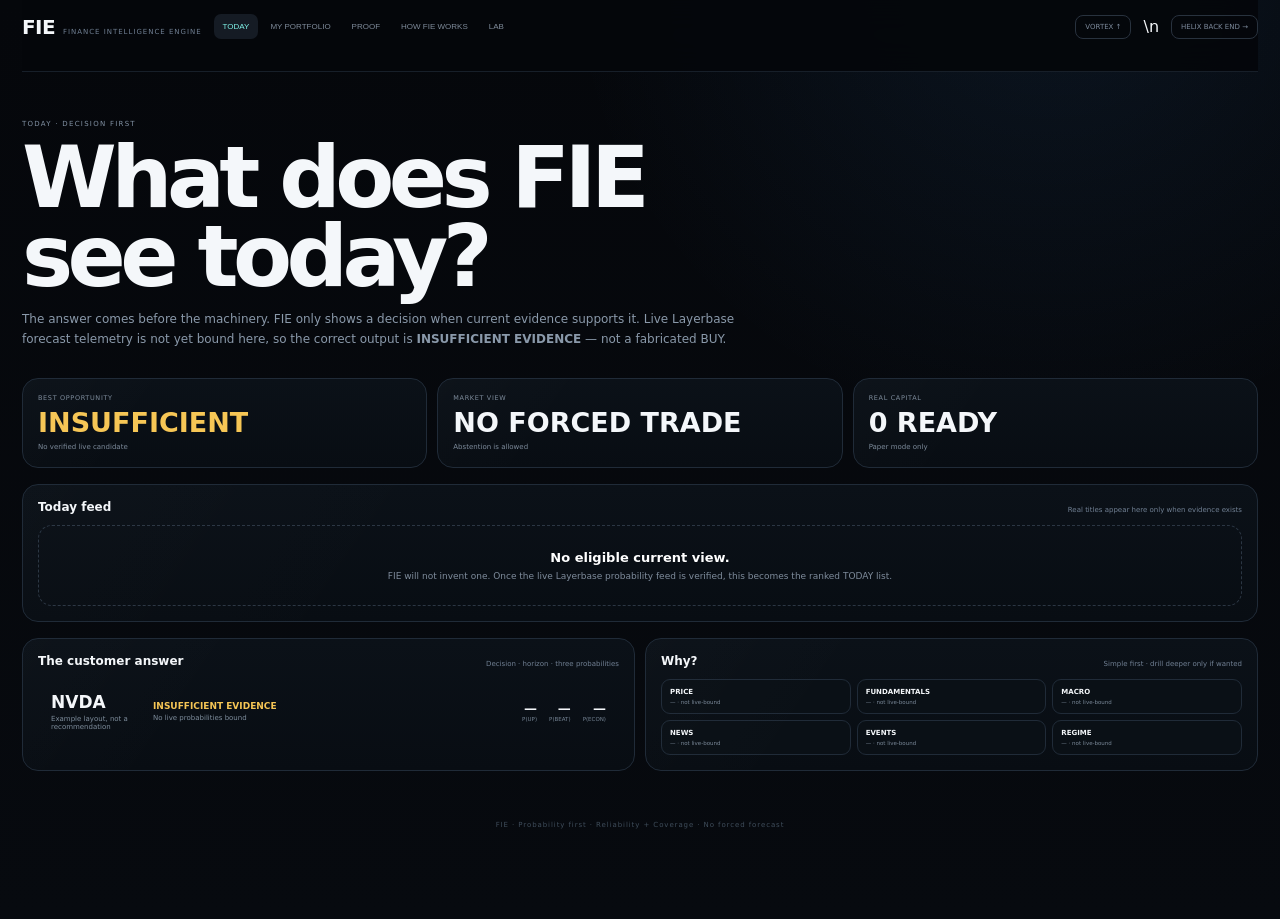
<file: index.html>
<!doctype html>
<html lang="en">
<head>
<meta charset="utf-8">
<meta name="viewport" content="width=device-width,initial-scale=1,viewport-fit=cover">
<meta name="theme-color" content="#05070b">
<title>FIE · Finance Intelligence Engine</title>
<link rel="stylesheet" href="/assets/helix.css">
</head>
<body class="fie-body">
<div class="fie-shell">
<header class="fie-top">
  <div class="fie-brand"><b>FIE</b><span>FINANCE INTELLIGENCE ENGINE</span></div>
  <nav id="fie-nav" class="fie-nav" aria-label="FIE navigation"></nav>
  <div class="top-spacer"></div>
  <a class="backend-link" href="/vortex/">VORTEX ↑</a>\n  <a class="backend-link" href="/control/">HELIX BACK END →</a>
  <button id="mobile-cycle" class="mobile-cycle" type="button">MENU</button>
</header>
<main id="fie-main"></main>
<footer class="fie-footer">FIE · Probability first · Reliability + Coverage · No forced forecast</footer>
</div>
<aside id="fie-drawer" class="fie-drawer" aria-hidden="true">
  <button id="drawer-close" class="drawer-close" type="button">×</button>
  <small>FROZEN ENTRY FINGERPRINT</small>
  <h2 id="drawer-title">Position</h2>
  <div id="drawer-body"></div>
</aside>
<script src="/assets/fie-app.js"></script>
</body>
</html>
</file>
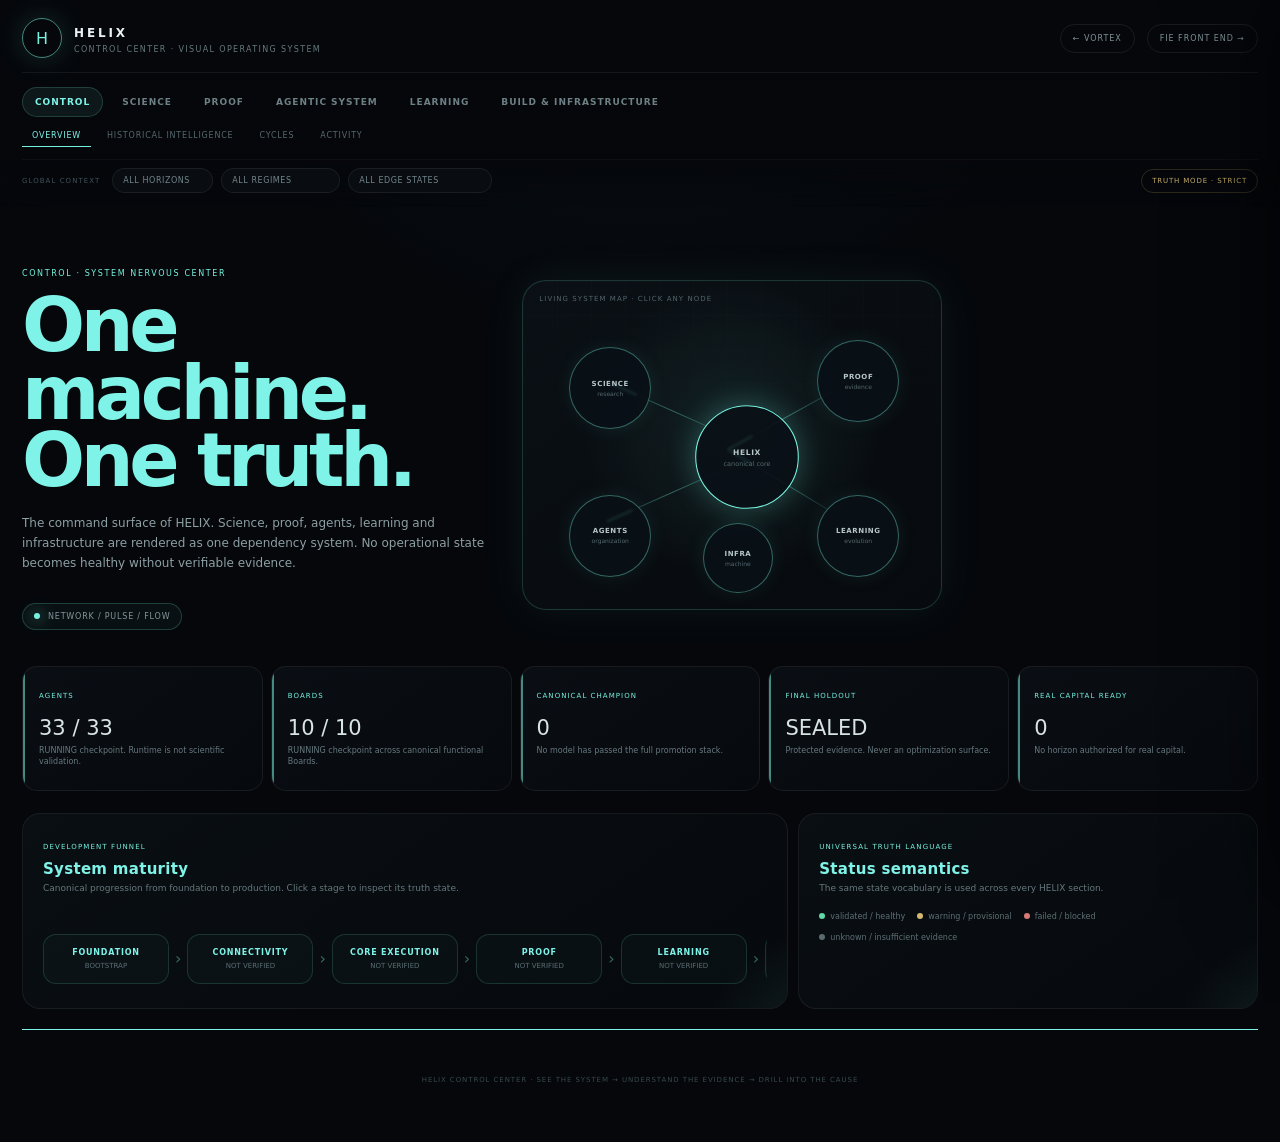
<file: control/index.html>
<!doctype html><html lang="en"><head><meta charset="utf-8"><meta name="viewport" content="width=device-width,initial-scale=1"><meta name="theme-color" content="#05070b"><title>HELIX · Control Center</title><link rel="stylesheet" href="/assets/helix.css"><link rel="stylesheet" href="/assets/control-identity.css"></head><body><div class="control-shell" data-theme="overview"><div class="topbar"><div class="brand-row"><div class="brand"><span class="brand-mark">H</span><div><b>HELIX</b><small>CONTROL CENTER · VISUAL OPERATING SYSTEM</small></div></div><div style="display:flex;gap:12px;align-items:center"><a class="front-link" href="/vortex/">← VORTEX</a><a class="front-link" href="/">FIE FRONT END →</a></div></div><nav class="macro-nav" aria-label="HELIX primary navigation"><button class="active" data-macro="control">CONTROL</button><button data-macro="science">SCIENCE</button><button data-macro="proof">PROOF</button><button data-macro="agents">AGENTIC SYSTEM</button><button data-macro="learning">LEARNING</button><button data-macro="build">BUILD & INFRASTRUCTURE</button></nav><nav class="sub-nav" aria-label="HELIX section navigation"></nav><div class="filterbar"><span class="filter-label">GLOBAL CONTEXT</span><select id="horizon"><option>ALL HORIZONS</option><option>24H</option><option>30D</option><option>90D</option><option>120D</option><option>150D</option><option>1Y</option></select><select id="regime"><option>ALL REGIMES</option><option>REGIME UNKNOWN</option></select><select id="edge"><option>ALL EDGE STATES</option><option>HIGH EDGE</option><option>MEDIUM EDGE</option><option>LOW EDGE</option><option>NO EDGE</option><option>INSUFFICIENT EVIDENCE</option></select><span class="truth-tag">TRUTH MODE · STRICT</span></div></div><main>
<section class="view active" data-view="overview"><div class="hero"><div><span class="eyebrow">Control · System Nervous Center</span><h1>One machine.<br>One truth.</h1><p>The command surface of HELIX. Science, proof, agents, learning and infrastructure are rendered as one dependency system. No operational state becomes healthy without verifiable evidence.</p><div class="identity-chip"><i></i> NETWORK / PULSE / FLOW</div></div><div class="viz" id="system-map"><span class="viz-label">Living system map · click any node</span><span class="diagram-line pulse-line" style="left:49%;top:51%;width:31%;transform:rotate(-29deg)"></span><span class="diagram-line pulse-line" style="left:49%;top:51%;width:30%;transform:rotate(31deg)"></span><span class="diagram-line pulse-line" style="left:21%;top:31%;width:33%;transform:rotate(24deg)"></span><span class="diagram-line pulse-line" style="left:20%;top:73%;width:34%;transform:rotate(-24deg)"></span><button class="diagram-node" data-jump="pattern" data-title="Science" data-desc="Pattern discovery, forecasting, regimes and portfolio probability." style="left:11%;top:20%;width:82px;height:82px"><span><b>SCIENCE</b><small>research</small></span></button><button class="diagram-node" data-jump="proof" data-title="Proof" data-desc="Independent scientific validation, falsification and protected holdout." style="right:10%;top:18%;width:82px;height:82px"><span><b>PROOF</b><small>evidence</small></span></button><button class="diagram-node selected" data-title="HELIX" data-desc="Canonical coordination point across the complete operating system." style="left:42%;top:39%;width:96px;height:96px"><span><b>HELIX</b><small>canonical core</small></span></button><button class="diagram-node" data-jump="agents" data-title="Agentic System" data-desc="Functional organization, ownership, handoffs and runtime state." style="left:11%;bottom:10%;width:82px;height:82px"><span><b>AGENTS</b><small>organization</small></span></button><button class="diagram-node" data-jump="learning" data-title="Learning" data-desc="TMLE, replay, error memory, drift and controlled improvement." style="right:10%;bottom:10%;width:82px;height:82px"><span><b>LEARNING</b><small>evolution</small></span></button><button class="diagram-node" data-jump="infra" data-title="Infrastructure" data-desc="Layerbase, pipelines, APIs, deployment, continuity and system health." style="left:43%;bottom:5%;width:70px;height:70px"><span><b>INFRA</b><small>machine</small></span></button></div></div><div class="metric-strip"><div class="metric"><small>AGENTS</small><b>33 / 33</b><span>RUNNING checkpoint. Runtime is not scientific validation.</span></div><div class="metric"><small>BOARDS</small><b>10 / 10</b><span>RUNNING checkpoint across canonical functional Boards.</span></div><div class="metric"><small>CANONICAL CHAMPION</small><b>0</b><span>No model has passed the full promotion stack.</span></div><div class="metric"><small>FINAL HOLDOUT</small><b>SEALED</b><span>Protected evidence. Never an optimization surface.</span></div><div class="metric"><small>REAL CAPITAL READY</small><b>0</b><span>No horizon authorized for real capital.</span></div></div><div class="grid-2"><section class="panel"><div class="panel-title"><small>DEVELOPMENT FUNNEL</small><h2>System maturity</h2><p>Canonical progression from foundation to production. Click a stage to inspect its truth state.</p></div><div class="flowline"><div class="flow-node inspectable" data-title="Foundation" data-desc="UI foundation and canonical structure exist." data-state="BOOTSTRAP"><b>FOUNDATION</b><small>BOOTSTRAP</small></div><span class="flow-arrow">›</span><div class="flow-node inspectable" data-title="Connectivity" data-desc="Runtime, data and telemetry connectivity must be evidenced." data-state="NOT VERIFIED"><b>CONNECTIVITY</b><small>NOT VERIFIED</small></div><span class="flow-arrow">›</span><div class="flow-node inspectable" data-title="Core Execution" data-desc="Forecasting and scientific execution require canonical runtime receipts." data-state="NOT VERIFIED"><b>CORE EXECUTION</b><small>NOT VERIFIED</small></div><span class="flow-arrow">›</span><div class="flow-node inspectable" data-title="Proof" data-desc="Independent validation gates must run on real experiments." data-state="NOT VERIFIED"><b>PROOF</b><small>NOT VERIFIED</small></div><span class="flow-arrow">›</span><div class="flow-node inspectable" data-title="Learning" data-desc="TMLE, error memory and drift must consume verified outcomes." data-state="NOT VERIFIED"><b>LEARNING</b><small>NOT VERIFIED</small></div><span class="flow-arrow">›</span><div class="flow-node inspectable" data-title="Production" data-desc="Production maturity stays locked until prior stages are evidenced." data-state="LOCKED"><b>PRODUCTION</b><small>LOCKED</small></div></div></section><section class="panel"><div class="panel-title"><small>UNIVERSAL TRUTH LANGUAGE</small><h2>Status semantics</h2><p>The same state vocabulary is used across every HELIX section.</p></div><div class="legend"><span><i class="ok"></i>validated / healthy</span><span><i class="warn"></i>warning / provisional</span><span><i class="bad"></i>failed / blocked</span><span><i class="unknown"></i>unknown / insufficient evidence</span></div></section></div></section>
<section class="view" data-view="pattern"><div class="hero"><div><span class="eyebrow">Science · Pattern Intelligence Laboratory</span><h1>Discover.<br>Mutate. Falsify.</h1><p>Patterns are represented as an experimental constellation rather than a table. Families, interactions, horizons, regimes and synthesis recipes become one explorable research space.</p><div class="identity-chip"><i></i> DNA / CONSTELLATION / MUTATION</div></div><div class="viz" id="pattern-constellation"><span class="viz-label">Pattern constellation · structural view</span></div></div><div class="metric-strip"><div class="metric"><small>PRICE</small><b>—</b><span>Momentum, trend, volatility and recovery signals.</span></div><div class="metric"><small>FUNDAMENTALS</small><b>—</b><span>Valuation, earnings, guidance and revisions.</span></div><div class="metric"><small>MACRO</small><b>—</b><span>Rates, FX, commodities and macro interactions.</span></div><div class="metric"><small>NEWS / EVENTS</small><b>—</b><span>Sentiment, novelty and event-driven patterns.</span></div><div class="metric"><small>ENSEMBLES</small><b>—</b><span>Synthetic patterns and multi-pattern recipes.</span></div></div><div class="grid-2"><section class="panel"><div class="panel-title"><small>PATTERN × HORIZON</small><h2>Research matrix</h2><p>Every horizon is treated as a separate predictive problem. Cells stay unscored until evidence exists.</p></div><div class="matrix"><div class="head">FAMILY</div><div class="head">24H</div><div class="head">30D</div><div class="head">90D</div><div class="head">120D</div><div class="head">150D</div><div class="head">1Y</div><div class="head">PRICE</div><div class="cell inspectable" data-title="PRICE · 24H" data-state="UNMEASURED"></div><div class="cell"></div><div class="cell"></div><div class="cell"></div><div class="cell"></div><div class="cell"></div><div class="head">FUND.</div><div class="cell"></div><div class="cell"></div><div class="cell"></div><div class="cell"></div><div class="cell"></div><div class="cell"></div><div class="head">MACRO</div><div class="cell"></div><div class="cell"></div><div class="cell"></div><div class="cell"></div><div class="cell"></div><div class="cell"></div><div class="head">NEWS</div><div class="cell"></div><div class="cell"></div><div class="cell"></div><div class="cell"></div><div class="cell"></div><div class="cell"></div></div></section><section class="panel"><div class="panel-title"><small>SCIENTIFIC LIFECYCLE</small><h2>Generate → challenge</h2><p>Candidate patterns cannot become canonical without passing independent proof.</p></div><div class="flowline"><div class="flow-node"><b>GENERATE</b><small>candidate</small></div><span class="flow-arrow">›</span><div class="flow-node"><b>TEST</b><small>validation</small></div><span class="flow-arrow">›</span><div class="flow-node"><b>REJECT / RETAIN</b><small>falsify</small></div><span class="flow-arrow">›</span><div class="flow-node"><b>COMBINE</b><small>synthesis</small></div><span class="flow-arrow">›</span><div class="flow-node"><b>CHALLENGE</b><small>champion</small></div></div><span class="status-pill">TELEMETRY PENDING</span></section></div></section>
<section class="view" data-view="forecast"><div class="hero"><div><span class="eyebrow">Science · Forecasting</span><h1>Probability<br>through time.</h1><p>Forecasting keeps directional probability, benchmark outperformance and economically meaningful return strictly separate across 24H, 30D, 90D, 120D, 150D and 1Y.</p><div class="identity-chip"><i></i> TIME / CONE / UNCERTAINTY</div></div><div class="viz"><span class="viz-label">Future cone · structural wireframe</span><div class="future-cone"><svg viewBox="0 0 520 250" role="img" aria-label="Future probability cone"><line class="cone-axis" x1="35" y1="125" x2="490" y2="125"/><line class="cone-axis" x1="35" y1="20" x2="35" y2="230"/><path class="cone-path" d="M35,125 C145,95 290,55 490,25 L490,225 C290,195 145,155 35,125 Z"/><path class="cone-mid" d="M35,125 C165,122 300,126 490,125"/><text class="cone-label" x="390" y="18">UNCERTAINTY</text><text class="cone-label" x="39" y="242">T0</text><text class="cone-label" x="458" y="242">1Y</text></svg></div></div></div><div class="metric-strip"><div class="metric"><small>P(UP / DOWN)</small><b>—</b><span>Directional probability at the selected horizon.</span></div><div class="metric"><small>P(BEAT BENCHMARK)</small><b>—</b><span>Probability of benchmark outperformance.</span></div><div class="metric"><small>P(ECON RETURN)</small><b>—</b><span>Probability of economically meaningful return.</span></div><div class="metric"><small>CALIBRATION</small><b>—</b><span>Reliability of stated probabilities.</span></div><div class="metric"><small>COVERAGE</small><b>—</b><span>Share of opportunities for which HELIX claims edge.</span></div></div></section>
<section class="view" data-view="regime"><div class="hero"><div><span class="eyebrow">Science · Market Regime Intelligence</span><h1>Know the climate<br>before the signal.</h1><p>Regime intelligence explains the environment in which patterns operate, weaken, disappear or reverse. The visual metaphor is a changing market landscape.</p><div class="identity-chip"><i></i> LANDSCAPE / HEAT / TRANSITION</div></div><div class="viz"><span class="viz-label">Regime landscape · click dimensions</span><div class="landscape"><div class="land inspectable" data-title="Growth regime" data-state="UNKNOWN" style="height:42%"><small>GROWTH</small></div><div class="land inspectable" data-title="Inflation regime" data-state="UNKNOWN" style="height:68%"><small>INFLATION</small></div><div class="land inspectable" data-title="Rates regime" data-state="UNKNOWN" style="height:54%"><small>RATES</small></div><div class="land inspectable" data-title="Liquidity regime" data-state="UNKNOWN" style="height:82%"><small>LIQUIDITY</small></div><div class="land inspectable" data-title="Volatility regime" data-state="UNKNOWN" style="height:60%"><small>VOLATILITY</small></div></div></div></div><div class="metric-strip"><div class="metric"><small>CURRENT REGIME</small><b>—</b><span>Detected market environment.</span></div><div class="metric"><small>REGIME PROBABILITY</small><b>—</b><span>Confidence assigned to classification.</span></div><div class="metric"><small>TRANSITION RISK</small><b>—</b><span>Probability the environment is changing.</span></div><div class="metric"><small>PATTERN DRIFT</small><b>—</b><span>Distance from pattern training conditions.</span></div><div class="metric"><small>PORTFOLIO SENSITIVITY</small><b>—</b><span>Bundle dependence on the current regime.</span></div></div></section>
<section class="view" data-view="portfolio"><div class="hero"><div><span class="eyebrow">Science · Portfolio Probability Engine</span><h1>Optimize the<br>joint system.</h1><p>The bundle engine does not rank individual stocks and pick the top ten. It models joint behavior, nonlinear dependencies, common risk, causal diversification and tail states.</p><div class="identity-chip"><i></i> ORBITS / DEPENDENCY / GRAVITY</div></div><div class="viz"><span class="viz-label">Orbital dependency network · unassigned bundle slots</span><div class="orbit o3"></div><div class="orbit o2"></div><div class="orbit o1"></div><div class="orbit-center">BUNDLE<br>ENGINE</div><button class="satellite inspectable" data-title="Bundle slot 01" data-desc="No asset assigned in canonical runtime." data-state="UNASSIGNED" style="left:18%;top:26%">01</button><button class="satellite inspectable" data-title="Bundle slot 02" data-state="UNASSIGNED" style="right:18%;top:24%">02</button><button class="satellite inspectable" data-title="Bundle slot 03" data-state="UNASSIGNED" style="right:11%;bottom:25%">03</button><button class="satellite inspectable" data-title="Bundle slot 04" data-state="UNASSIGNED" style="left:23%;bottom:18%">04</button><button class="satellite inspectable" data-title="Bundle slot 05" data-state="UNASSIGNED" style="left:47%;top:10%">05</button></div></div><div class="metric-strip"><div class="metric"><small>P(RETURN +)</small><b>—</b><span>Probability of positive bundle return.</span></div><div class="metric"><small>P(BEAT BM)</small><b>—</b><span>Probability of benchmark outperformance.</span></div><div class="metric"><small>P(ECON EDGE)</small><b>—</b><span>Probability of economically meaningful return.</span></div><div class="metric"><small>TAIL RISK</small><b>—</b><span>Joint downside probability under stress.</span></div><div class="metric"><small>ROBUST EDGE</small><b>—</b><span>Portfolio edge after calibration and penalties.</span></div></div></section>
<section class="view" data-view="proof"><div class="hero"><div><span class="eyebrow">Proof · Independent Scientific Verification</span><h1>Evidence must<br>survive gates.</h1><p>Proof is intentionally forensic and linear. Candidates progress through explicit gates; the final holdout remains protected and is never treated as an optimization surface.</p><div class="identity-chip"><i></i> GATES / FORENSICS / CALIBRATION</div></div><div class="viz"><span class="viz-label">Discovery → validation → blind proof → final holdout → champion</span><div class="gate-row"><div class="gate inspectable" data-title="Discovery" data-state="UNKNOWN"><i></i><b>DISCOVERY</b><small>candidate creation</small></div><div class="gate inspectable" data-title="Validation" data-state="UNKNOWN"><i></i><b>VALIDATION</b><small>walk-forward / purged</small></div><div class="gate inspectable" data-title="Blind Proof" data-state="UNKNOWN"><i></i><b>BLIND PROOF</b><small>untouched evidence</small></div><div class="gate holdout inspectable" data-title="Final Holdout" data-desc="Protected dataset. Use rarely. Never optimize against it." data-state="LOCKED"><i></i><b>FINAL HOLDOUT</b><small>protected gate</small></div><div class="gate inspectable" data-title="Champion" data-state="UNKNOWN"><i></i><b>CHAMPION</b><small>promotion only after proof</small></div></div></div></div><div class="metric-strip"><div class="metric"><small>AUC</small><b>—</b><span>Out-of-sample discrimination quality.</span></div><div class="metric"><small>BRIER SCORE</small><b>—</b><span>Probability accuracy and calibration.</span></div><div class="metric"><small>LOG LOSS</small><b>—</b><span>Penalty for confident probability errors.</span></div><div class="metric"><small>ECE</small><b>—</b><span>Expected calibration error.</span></div><div class="metric"><small>EFFECTIVE N</small><b>—</b><span>Independent information after overlap adjustment.</span></div></div><div class="grid-2"><section class="panel"><div class="panel-title"><small>ANTI-OVERFITTING</small><h2>Independent challenge layer</h2><p>Leakage, multiple testing, overlap, concentration and parameter instability must be checked together.</p></div><div class="legend"><span><i class="unknown"></i>look-ahead</span><span><i class="unknown"></i>survivorship</span><span><i class="unknown"></i>selection bias</span><span><i class="unknown"></i>multiple testing</span><span><i class="unknown"></i>parameter instability</span></div></section><section class="panel"><div class="panel-title"><small>BASELINES</small><h2>Incremental edge</h2><p>Every challenger must beat relevant naïve and market baselines.</p></div><p class="status-pill">50/50 · ALWAYS UP · ALWAYS DOWN · BASE RATE · BENCHMARK · MOMENTUM · PERSISTENCE</p></section></div></section>
<section class="view" data-view="agents"><div class="hero"><div><span class="eyebrow">Agentic System · Living Organization</span><h1>Roles become<br>visible flows.</h1><p>The agentic system is rendered as a functional organization: ownership, dependencies, handoffs, runtime state and blockers are explicit rather than hidden in prompts.</p><div class="identity-chip"><i></i> ORGANIZATION / HANDOFF / RUNTIME</div></div><div class="viz"><span class="viz-label">Agent organization · click any role</span><div class="org-map"><div class="agent governor inspectable" data-title="Governor" data-desc="Controls scientific policy, promotion gates and canonical operating rules." data-state="RUNTIME UNKNOWN"><b>GOVERNOR</b><small>policy / gates</small></div><div class="agent inspectable" data-title="Orchestrator" data-state="RUNTIME UNKNOWN"><b>ORCHESTRATOR</b><small>dependencies / execution</small></div><div class="agent inspectable" data-title="Pattern Intelligence" data-state="RUNTIME UNKNOWN"><b>PATTERN INTELLIGENCE</b><small>discovery / synthesis</small></div><div class="agent inspectable" data-title="Probability Science" data-state="RUNTIME UNKNOWN"><b>PROBABILITY SCIENCE</b><small>calibration / uncertainty</small></div><div class="agent inspectable" data-title="Proof & Red Team" data-state="RUNTIME UNKNOWN"><b>PROOF / RED TEAM</b><small>falsification</small></div><div class="agent inspectable" data-title="TMLE / Learning" data-state="RUNTIME UNKNOWN"><b>TMLE / LEARNING</b><small>replay / error memory</small></div><div class="agent inspectable" data-title="Portfolio Probability" data-state="RUNTIME UNKNOWN"><b>PORTFOLIO PROB.</b><small>joint risk / bundles</small></div><div class="agent inspectable" data-title="Data" data-state="RUNTIME UNKNOWN"><b>DATA</b><small>sources / PIT integrity</small></div><div class="agent inspectable" data-title="Infrastructure" data-state="RUNTIME UNKNOWN"><b>INFRASTRUCTURE</b><small>continuity / systems</small></div></div></div></div><div class="metric-strip"><div class="metric"><small>ACTIVE RUNTIME</small><b>—</b><span>Agents with current execution receipts.</span></div><div class="metric"><small>BLOCKED</small><b>—</b><span>Agents unable to proceed because of dependencies.</span></div><div class="metric"><small>HANDOFFS</small><b>—</b><span>Verified information transfers between agents.</span></div><div class="metric"><small>OPEN TASKS</small><b>—</b><span>Canonical tasks currently assigned.</span></div><div class="metric"><small>ESCALATIONS</small><b>—</b><span>Issues requiring Governor or human intervention.</span></div></div></section>
<section class="view" data-view="manual"><div class="hero"><div><span class="eyebrow">Agentic System · Operating Manual</span><h1>The machine<br>knows its rules.</h1><p>The manual turns responsibilities, processes, scientific principles and escalation rules into a navigable operating architecture instead of a passive document.</p><div class="identity-chip"><i></i> PROCESS / OWNERSHIP / GOVERNANCE</div></div><div class="viz"><span class="viz-label">Operating architecture</span><div class="manual-tree"><div class="manual-col"><b>MISSION</b><span>Probability first<br>Robust edge<br>No forced forecast<br>Coverage + reliability</span></div><div class="manual-col"><b>SCIENCE</b><span>Discovery<br>Validation<br>Blind proof<br>Holdout discipline</span></div><div class="manual-col"><b>ORGANIZATION</b><span>Roles<br>Inputs / outputs<br>Dependencies<br>Escalations</span></div><div class="manual-col"><b>OPERATIONS</b><span>Change control<br>Incidents<br>Deployment<br>Continuity</span></div></div></div></div></section>
<section class="view" data-view="learning"><div class="hero"><div><span class="eyebrow">Learning · TMLE / Continuous Improvement</span><h1>Every error<br>becomes data.</h1><p>HELIX returns to historical decision points, resolves future outcomes, classifies errors, detects drift and creates challengers without contaminating protected proof sets.</p><div class="identity-chip"><i></i> LOOP / REPLAY / EVOLUTION</div></div><div class="viz"><span class="viz-label">Forecast → outcome → error → learn → challenge → proof</span><div class="learning-loop"></div><button class="loop-node inspectable" data-title="Forecast" data-state="UNKNOWN" style="left:43%;top:8%">FORECAST</button><button class="loop-node inspectable" data-title="Outcome" data-state="UNKNOWN" style="right:8%;top:41%">OUTCOME</button><button class="loop-node inspectable" data-title="Error classification" data-state="UNKNOWN" style="left:43%;bottom:5%">ERROR</button><button class="loop-node inspectable" data-title="Learning update" data-state="UNKNOWN" style="left:7%;top:41%">LEARN</button><button class="loop-node inspectable" data-title="Challenger generation" data-state="UNKNOWN" style="right:22%;bottom:12%">CHALLENGE</button></div></div><div class="metric-strip"><div class="metric"><small>HISTORICAL REPLAYS</small><b>—</b><span>Point-in-time simulations completed.</span></div><div class="metric"><small>ERROR MEMORY</small><b>—</b><span>Structured historical mistakes available.</span></div><div class="metric"><small>DRIFT ALERTS</small><b>—</b><span>Patterns showing performance degradation.</span></div><div class="metric"><small>CHALLENGERS</small><b>—</b><span>Models currently contesting champions.</span></div><div class="metric"><small>PLATEAU STATUS</small><b>—</b><span>Local predictive ceiling by signal family.</span></div></div></section>
<section class="view" data-view="infra"><div class="hero"><div><span class="eyebrow">Build & Infrastructure · System Topology</span><h1>See the machine<br>under the science.</h1><p>Infrastructure renders the technical dependency graph: frontend, backend, Layerbase, data sources, agents, APIs, schedules, deployment, storage, backup and continuity.</p><div class="identity-chip"><i></i> TOPOLOGY / PIPELINES / CONTINUITY</div></div><div class="viz"><span class="viz-label">Infrastructure topology · click services</span><div class="topology"><div class="topo-col"><div class="topo-node inspectable" data-title="Data Sources" data-state="NOT VERIFIED">DATA SOURCES</div><div class="topo-node inspectable" data-title="External APIs" data-state="NOT VERIFIED">EXTERNAL APIs</div></div><div class="topo-col"><div class="topo-node inspectable" data-title="Ingestion" data-state="NOT VERIFIED">INGESTION</div><div class="topo-node inspectable" data-title="Schedulers" data-state="NOT VERIFIED">SCHEDULERS</div></div><div class="topo-col"><div class="topo-node inspectable" data-title="Layerbase" data-desc="Canonical HELIX database target. No Supabase dual-write." data-state="CANONICAL TARGET">LAYERBASE</div><div class="topo-node inspectable" data-title="Agent Runtime" data-state="NOT VERIFIED">AGENT RUNTIME</div></div><div class="topo-col"><div class="topo-node inspectable" data-title="Control Center" data-state="UI ACTIVE">CONTROL CENTER</div><div class="topo-node inspectable" data-title="FIE Front End" data-state="UI PRESENT">FIE FRONT END</div></div></div></div></div><div class="metric-strip"><div class="metric"><small>CANONICAL DB</small><b>LAYERBASE</b><span>HELIX target database. No automatic legacy import.</span></div><div class="metric"><small>DB HEALTH</small><b>—</b><span>Requires live health telemetry.</span></div><div class="metric"><small>BACKUP READINESS</small><b>—</b><span>Verified restore capability and latest receipt.</span></div><div class="metric"><small>COST / QUOTA</small><b>—</b><span>Usage, limits and projected infrastructure cost.</span></div><div class="metric"><small>SINGLE POINTS</small><b>—</b><span>Unmitigated continuity dependencies.</span></div></div><div class="grid-2"><section class="panel"><div class="panel-title"><small>WIP / DEVELOPMENT</small><h2>Build funnel</h2><p>Progress states must be evidence-backed. No synthetic percentages.</p></div><div class="flowline"><div class="flow-node"><b>FOUNDATION</b><small>BOOTSTRAP</small></div><span class="flow-arrow">›</span><div class="flow-node"><b>CONNECTIVITY</b><small>UNKNOWN</small></div><span class="flow-arrow">›</span><div class="flow-node"><b>CORE</b><small>UNKNOWN</small></div><span class="flow-arrow">›</span><div class="flow-node"><b>PROOF</b><small>UNKNOWN</small></div><span class="flow-arrow">›</span><div class="flow-node"><b>LEARNING</b><small>UNKNOWN</small></div><span class="flow-arrow">›</span><div class="flow-node"><b>PRODUCTION</b><small>LOCKED</small></div></div></section><section class="panel"><div class="panel-title"><small>SUPABASE EXIT</small><h2>Legacy cutoff policy</h2><p>Layerbase is canonical. Supabase legacy data must not be dual-written or automatically imported into the new canonical database.</p></div><span class="status-pill">CUTOVER GOVERNANCE ACTIVE</span></section></div></section>

<!-- CANONICAL EXTENSION START -->
<section class="view" data-view="history"><div class="hero"><div><span class="eyebrow">Science · Historical Intelligence</span><h1>Replay the past.<br>Do not rewrite it.</h1><p>Historical Intelligence reconstructs what HELIX could actually know at T0, freezes the forecast, reveals the future and converts every outcome into evidence, error memory and pattern intelligence.</p><div class="identity-chip"><i></i> POINT-IN-TIME / REPLAY / EVIDENCE</div></div><div class="viz"><span class="viz-label">Historical intelligence backbone</span><div class="history-spine"><div class="history-node">T0<br><small>available_time ≤ T0</small></div><div class="history-node">FORECAST<br><small>freeze fingerprint</small></div><div class="history-node">OUTCOME<br><small>30/90/120/150</small></div><div class="history-node">ERROR<br><small>classify</small></div><div class="history-node">LEARN<br><small>retain / reject</small></div></div></div></div><div class="metric-strip"><div class="metric"><small>HISTORICAL MAXIMUM</small><b>≠</b><span>Best result obtained on historical data.</span></div><div class="metric"><small>ROBUST MAXIMUM</small><b>—</b><span>Best level surviving genuinely unseen data.</span></div><div class="metric"><small>FINAL HOLDOUT</small><b>SEALED</b><span>Not used for optimization.</span></div><div class="metric"><small>NEGATIVE KNOWLEDGE</small><b>ACTIVE</b><span>Failed patterns remain part of memory.</span></div><div class="metric"><small>REAL CAPITAL</small><b>0</b><span>No authorized horizon.</span></div></div></section>
<section class="view" data-view="science"><div class="hero"><div><span class="eyebrow">Science · Probability First</span><h1>Six horizons.<br>Three probabilities.</h1><p>24H, 30D, 90D, 120D, 150D and 1Y are separate prediction problems. Each forecast keeps direction, benchmark outperformance and economically meaningful return strictly distinct.</p><div class="identity-chip"><i></i> HORIZON / PROBABILITY / COVERAGE</div></div><div class="viz"><span class="viz-label">Horizon architecture</span><div class="horizon-rail"><div>24H<small>short</small></div><div>30D<small>core</small></div><div>90D<small>core</small></div><div>120D<small>core</small></div><div>150D<small>core</small></div><div>1Y<small>structural</small></div></div></div></div><div class="metric-strip"><div class="metric"><small>P(UP / DOWN)</small><b>—</b><span>Directional probability.</span></div><div class="metric"><small>P(BEAT BENCHMARK)</small><b>—</b><span>Relative return probability.</span></div><div class="metric"><small>P(ECONOMIC RETURN)</small><b>—</b><span>Economically meaningful return probability.</span></div><div class="metric"><small>RELIABILITY</small><b>—</b><span>Calibration must accompany every probability.</span></div><div class="metric"><small>COVERAGE</small><b>—</b><span>How often HELIX is willing to act.</span></div></div></section>
<section class="view" data-view="ceiling"><div class="hero"><div><span class="eyebrow">Science · Predictive Ceiling</span><h1>How far can<br>HELIX really go?</h1><p>The ceiling map separates historical performance from robust, unseen-data performance and records plateaus so research can switch signal family instead of over-tuning.</p><div class="identity-chip"><i></i> CEILING / PLATEAU / MARGINAL GAIN</div></div><div class="viz"><span class="viz-label">Historical vs robust ceiling</span><div class="ceiling-bars"><div><b>24H</b><i style="--v:18%"></i><small>robust —</small></div><div><b>30D</b><i style="--v:28%"></i><small>robust —</small></div><div><b>90D</b><i style="--v:36%"></i><small>robust —</small></div><div><b>120D</b><i style="--v:44%"></i><small>robust —</small></div><div><b>150D</b><i style="--v:51%"></i><small>robust —</small></div><div><b>1Y</b><i style="--v:24%"></i><small>robust —</small></div></div></div></div><div class="status-pill">NO GLOBAL ROBUST MAXIMUM CLAIM · CHAMPION = 0</div></section>
<section class="view" data-view="leaders"><div class="grid-2"><section class="panel"><div class="panel-title"><small>HISTORICAL LEADERBOARD</small><h2>Best historical evidence</h2><p>Historical leaders are not promoted automatically.</p></div><div class="truth-table"><div><b>Macro Inflation · 150D</b><span>AUC ~0.667 · ESS ~28.45 · WEAK</span></div><div><b>Macro Inflation · 120D</b><span>AUC ~0.632 · ESS ~34.8 · WEAK</span></div><div><b>Macro Inflation · 30D</b><span>AUC ~0.561 · ESS ~125.2 · WEAK</span></div></div></section><section class="panel"><div class="panel-title"><small>ROBUST LEADERBOARD</small><h2>Unseen-data survivors</h2><p>Only candidates with sufficient ESS, calibration, stability and Blind Proof belong here.</p></div><div class="empty-state">NO CANONICAL CHAMPION<br><small>Robust leaderboard has no production winner.</small></div></section></div></section>
<section class="view" data-view="models"><div class="metric-strip"><div class="metric"><small>CHAMPION</small><b>0</b><span>No active canonical champion.</span></div><div class="metric"><small>FINAL HOLDOUT</small><b>SEALED</b><span>Protected evidence.</span></div><div class="metric"><small>REAL CAPITAL</small><b>0</b><span>No release gate passed.</span></div><div class="metric"><small>CHALLENGER</small><b>GATED</b><span>Must beat current baselines OOS.</span></div><div class="metric"><small>RED TEAM</small><b>HARD GATE</b><span>QC FAIL cannot be bypassed.</span></div></div><section class="panel"><div class="panel-title"><small>CHAMPION / CHALLENGER</small><h2>Promotion is evidence, not preference</h2><p>The Champion is never edited directly.</p></div><div class="flowline"><div class="flow-node"><b>CHALLENGER</b><small>new model</small></div><span class="flow-arrow">›</span><div class="flow-node"><b>OOS</b><small>incremental edge</small></div><span class="flow-arrow">›</span><div class="flow-node"><b>BLIND PROOF</b><small>untouched evidence</small></div><span class="flow-arrow">›</span><div class="flow-node"><b>RED TEAM</b><small>leakage / overfit</small></div><span class="flow-arrow">›</span><div class="flow-node"><b>COURT</b><small>promotion</small></div><span class="flow-arrow">›</span><div class="flow-node"><b>CHAMPION</b><small>only after proof</small></div></div></section></section>
<section class="view" data-view="macro"><div class="hero"><div><span class="eyebrow">Science · Macro External Transfer</span><h1>Ranking signal.<br>Not standalone edge.</h1><p>The real external-transfer test is retained exactly as evidence: 2,504 cases, 626 per hypothesis, zero PIT violations and Final Holdout untouched.</p><div class="identity-chip"><i></i> OOT / PIT / TRANSFER</div></div><div class="viz"><span class="viz-label">Verified transfer evidence</span><div class="macro-orbit"><div><b>2,504</b><small>external cases</small></div><span>0 PIT violations</span><span>Final Holdout FALSE</span><span>Freeze 615d52…</span></div></div></div><div class="macro-results"><div><b>GROWTH 30D</b><span>AUC .452 · ESS 125.2 · Accuracy 46.96%</span><em>REJECT</em></div><div><b>INFLATION 30D</b><span>AUC .561 · ESS 125.2 · Accuracy 54.15%</span><em>WEAK</em></div><div><b>INFLATION 120D</b><span>AUC .632 · ESS 34.8 · Accuracy 53.99%</span><em>WEAK</em></div><div><b>INFLATION 150D</b><span>AUC .667 · ESS 28.45 · Accuracy 54.47%</span><em>WEAK</em></div></div><div class="status-pill">INFLATION = CONTEXTUAL FEATURE / INTERACTION INGREDIENT · NO RETUNING ON SAME EXTERNAL DATASET</div></section>
<section class="view" data-view="research"><div class="grid-2"><section class="panel"><div class="panel-title"><small>RESEARCH FUNNEL</small><h2>Search broadly, reject aggressively</h2><p>More experiments require harsher statistical standards.</p></div><div class="research-funnel"><div style="width:92%">PATTERN UNIVERSE</div><div style="width:74%">CANDIDATES</div><div style="width:56%">VALIDATION</div><div style="width:38%">BLIND PROOF</div><div style="width:20%">ROBUST SURVIVORS</div><div style="width:9%">CHAMPION</div></div></section><section class="panel"><div class="panel-title"><small>SEARCH DISCIPLINE</small><h2>Overfitting budget</h2><p>Experiment count, multiple-testing penalty, ESS, concentration and parameter stability are part of the evidence.</p></div><div class="legend"><span><i class="unknown"></i>multiple testing</span><span><i class="unknown"></i>sample overlap</span><span><i class="unknown"></i>ticker concentration</span><span><i class="unknown"></i>regime concentration</span><span><i class="unknown"></i>parameter instability</span></div></section></div></section>
<section class="view" data-view="proofvault"><div class="hero"><div><span class="eyebrow">Proof · Proof Vault</span><h1>Protected evidence<br>stays protected.</h1><p>Blind Proof and Final Holdout are not tuning surfaces. Access history, fingerprint and consuming experiment must be visible when runtime evidence is connected.</p><div class="identity-chip"><i></i> SEALED / AUDITED / IMMUTABLE</div></div><div class="viz vault-viz"><div class="vault-box"><b>SEALED</b><span>FINAL HOLDOUT</span><small>current canonical state</small></div></div></div></section>
<section class="view" data-view="calibration"><div class="grid-2"><section class="panel"><div class="panel-title"><small>RELIABILITY DIAGRAM</small><h2>Probability must mean probability</h2><p>If HELIX declares 70% repeatedly, comparable outcomes should occur near 70%.</p></div><div class="calibration-plot"><svg viewBox="0 0 400 260"><line x1="35" y1="225" x2="355" y2="35"/><line x1="35" y1="225" x2="35" y2="25"/><line x1="35" y1="225" x2="370" y2="225"/><text x="90" y="45">LIVE CALIBRATION SERIES UNVERIFIED</text></svg></div></section><section class="panel"><div class="panel-title"><small>CALIBRATION KPIs</small><h2>Never show probability alone</h2></div><div class="mini-kpis"><div><b>Brier</b><span>—</span></div><div><b>Log Loss</b><span>—</span></div><div><b>ECE</b><span>—</span></div><div><b>Coverage</b><span>—</span></div><div><b>ESS</b><span>—</span></div><div><b>PROOF</b><span>—</span></div></div></section></div></section>
<section class="view" data-view="baselines"><section class="panel"><div class="panel-title"><small>MANDATORY BASELINES</small><h2>Incremental edge is the product</h2><p>Every challenger must beat relevant simple alternatives on the same population, horizon and split.</p></div><div class="baseline-grid"><span>RANDOM 50/50</span><span>ALWAYS UP</span><span>ALWAYS DOWN</span><span>HISTORICAL BASE RATE</span><span>BENCHMARK</span><span>SIMPLE MOMENTUM</span><span>NAIVE PERSISTENCE</span></div></section></section>
<section class="view" data-view="negative"><section class="panel"><div class="panel-title"><small>NEGATIVE KNOWLEDGE</small><h2>Do not rescue failed hypotheses</h2><p>Refuted evidence prevents HELIX from wasting experiments on already-failed ideas.</p></div><div class="negative-grid"><span>PRICE core 30/90/120/150 · NO EDGE</span><span>24H / 1Y price base-rate · NO EDGE</span><span>Momentum 30/90 · temporal instability</span><span>150D low-vol · severe instability</span><span>SEC_EVENT_ACCELERATION · cross-epoch collapse</span><span>SEC materiality gate · transfer failed</span><span>Macro policy features · unstable / rejected</span><span>PRICE external transfer · failed</span><span>Short Interest 120D · failed Validation</span><span>Fundamentals Quality 30/90/120 · failed</span></div></section></section>
<section class="view" data-view="boards"><div class="board-grid-ext"><div><b>WATCHTOWER</b><span>Lead · The Scout</span><small>OBSERVE</small></div><div><b>OBSERVATORY</b><span>Lead · The Quant</span><small>ANALYZE</small></div><div><b>LAB</b><span>Lead · The Prospector</span><small>DISCOVER</small></div><div><b>ODDS ROOM</b><span>Lead · The Gambler</span><small>PROBABILITY</small></div><div><b>RED TEAM</b><span>Lead · The Inspector</span><small>FALSIFY</small></div><div><b>COMMITTEE</b><span>Lead · The Chairman</span><small>SYNTHESIZE</small></div><div><b>CAPITAL ROOM</b><span>Lead · The Treasurer</span><small>COMBINE</small></div><div><b>COURT</b><span>Lead · The Sheriff</span><small>GOVERN</small></div><div><b>MEMORY ROOM</b><span>Lead · The Coroner</span><small>LEARN</small></div><div><b>COACHING ROOM</b><span>Lead · The Coach</span><small>META-LEARN</small></div></div></section>
<section class="view" data-view="cycles"><div class="grid-2"><section class="panel cycle-panel"><div class="cycle-ring"><b>22/22</b><span>DAILY</span></div><div><div class="panel-title"><small>DAILY OPERATING CYCLE</small><h2>Verified prior run</h2><p>Completion is an operational checkpoint, not proof that every scientific output is valid.</p></div></div></section><section class="panel cycle-panel"><div class="cycle-ring"><b>14/14</b><span>WEEKLY</span></div><div><div class="panel-title"><small>WEEKLY RESEARCH CYCLE</small><h2>Verified prior run</h2><p>Research queue, challenge, proof routing and negative knowledge.</p></div></div></section></div></section>
<section class="view" data-view="evolution"><section class="panel"><div class="panel-title"><small>AGENT EVOLUTION LOOP</small><h2>Coach proposes. Evidence decides.</h2><p>Coach cannot directly mutate production agents.</p></div><div class="flowline"><div class="flow-node"><b>SCOREKEEPER + QUANT</b><small>performance evidence</small></div><span class="flow-arrow">›</span><div class="flow-node"><b>COACH</b><small>proposal</small></div><span class="flow-arrow">›</span><div class="flow-node"><b>AGENT CHALLENGER</b><small>isolated variant</small></div><span class="flow-arrow">›</span><div class="flow-node"><b>A/B + OOS</b><small>ablation</small></div><span class="flow-arrow">›</span><div class="flow-node"><b>RED TEAM</b><small>falsify</small></div><span class="flow-arrow">›</span><div class="flow-node"><b>COURT / SHERIFF</b><small>decision</small></div></div><span class="status-pill">AMI = ΔPredictiveValue − λ CoordinationCost − γ Redundancy − δ OverfittingRisk</span></section></section>
<section class="view" data-view="governance"><div class="metric-strip"><div class="metric"><small>MR WOLF</small><b>OPERATIONAL</b><span>Routing · priority · delivery.</span></div><div class="metric"><small>RED TEAM</small><b>INDEPENDENT QC</b><span>FAIL blocks progression.</span></div><div class="metric"><small>SHERIFF</small><b>CONSTITUTIONAL</b><span>Promotion · release · holdout authority.</span></div><div class="metric"><small>COACH</small><b>PROPOSES</b><span>No direct agent mutation.</span></div><div class="metric"><small>UI</small><b>READ ONLY</b><span>No promotion / holdout / capital actions.</span></div></div></section>
<section class="view" data-view="errormem"><section class="panel"><div class="panel-title"><small>ERROR MEMORY</small><h2>Every miss becomes structured knowledge</h2><p>Direction, magnitude, timing, regime, data, pattern, news/event and portfolio dependency errors remain separate.</p></div><div class="error-grid"><span>DIRECTION</span><span>MAGNITUDE</span><span>TIMING</span><span>REGIME</span><span>DATA</span><span>PATTERN</span><span>NEWS / EVENT</span><span>PORTFOLIO DEPENDENCY</span></div></section></section>
<section class="view" data-view="drift"><section class="panel"><div class="panel-title"><small>DRIFT</small><h2>Patterns can decay</h2><p>When a pattern stops working: reduce weight, shadow, suspend, retrain or remove.</p></div><div class="drift-chart"><svg viewBox="0 0 900 260"><line x1="40" y1="220" x2="860" y2="220"/><line x1="40" y1="40" x2="40" y2="220"/><path d="M40 85 C160 78 240 94 340 104 S520 132 610 122 S760 160 860 174"/><line class="threshold" x1="40" y1="150" x2="860" y2="150"/><text x="55" y="25">STRUCTURE READY · LIVE DRIFT SERIES UNVERIFIED</text></svg></div></section></section>
<section class="view" data-view="replay"><section class="panel"><div class="panel-title"><small>TMLE / HISTORICAL REPLAY</small><h2>Return to T0</h2><p>Use only information available at the time, then simulate the future and learn from the real outcome.</p></div><div class="flowline"><div class="flow-node"><b>T0</b><small>available_time ≤ T0</small></div><span class="flow-arrow">›</span><div class="flow-node"><b>FORECAST</b><small>freeze fingerprint</small></div><span class="flow-arrow">›</span><div class="flow-node"><b>REVEAL</b><small>future outcome</small></div><span class="flow-arrow">›</span><div class="flow-node"><b>SCORE</b><small>probability / risk</small></div><span class="flow-arrow">›</span><div class="flow-node"><b>ERROR</b><small>root cause</small></div><span class="flow-arrow">›</span><div class="flow-node"><b>LEARN</b><small>update intelligence</small></div></div></section></section>
<section class="view" data-view="coaching"><section class="panel"><div class="panel-title"><small>COACHING ROOM</small><h2>Improve the agents, not the story</h2><p>Training priorities come from Weakness Map, reliability, recent failures and downstream outcomes.</p></div><div class="manual-tree"><div class="manual-col"><b>MEASURE</b><span>output quality<br>reliability<br>coordination cost</span></div><div class="manual-col"><b>DIAGNOSE</b><span>weakness map<br>failure modes<br>redundancy</span></div><div class="manual-col"><b>CHALLENGE</b><span>new prompt/policy<br>A/B<br>OOS test</span></div><div class="manual-col"><b>PROMOTE</b><span>Red Team<br>Court<br>version history</span></div></div></section></section>
<section class="view" data-view="datahealth"><div class="metric-strip"><div class="metric"><small>PRICE</small><b>—</b><span>PIT coverage / freshness not live-bound.</span></div><div class="metric"><small>FUNDAMENTALS</small><b>—</b><span>Provenance required.</span></div><div class="metric"><small>MACRO</small><b>PIT VERIFIED</b><span>ALFRED weekly external transfer dataset.</span></div><div class="metric"><small>NEWS / EVENTS</small><b>—</b><span>Availability timing required.</span></div><div class="metric"><small>PROVENANCE</small><b>REQUIRED</b><span>Source · timestamp · version · sample.</span></div></div></section>
<section class="view" data-view="scheduler"><div class="grid-2"><section class="panel cycle-panel"><div class="cycle-ring"><b>22</b><span>DAILY STEPS</span></div><div><div class="panel-title"><small>SCHEDULER</small><h2>Daily operating cadence</h2><p>Exact next-run telemetry is not connected in this GUI.</p></div></div></section><section class="panel cycle-panel"><div class="cycle-ring"><b>14</b><span>WEEKLY STEPS</span></div><div><div class="panel-title"><small>RESEARCH CADENCE</small><h2>Weekly scientific loop</h2><p>Schedule remains read-only.</p></div></div></section></div></section>
<section class="view" data-view="activity"><section class="panel"><div class="panel-title"><small>ACTIVITY</small><h2>Meaningful verified checkpoints</h2><p>Only material events belong here.</p></div><div class="activity-line"><div><b>33/33 agents RUNNING</b><span>canonical checkpoint</span></div><div><b>10/10 Boards RUNNING</b><span>canonical checkpoint</span></div><div><b>Macro external transfer complete</b><span>2,504 cases · Holdout untouched</span></div><div><b>Champion remains 0</b><span>no promotion without proof</span></div><div><b>Layerbase selected as canonical DB</b><span>legacy cutoff governed separately</span></div></div></section></section>
<section class="view" data-view="cutover"><div class="metric-strip"><div class="metric"><small>CANONICAL DB</small><b>LAYERBASE</b><span>helix-prod.</span></div><div class="metric"><small>SUPABASE</small><b>LEGACY CUTOFF</b><span>No new dependency should be introduced.</span></div><div class="metric"><small>DUAL WRITE</small><b>OFF</b><span>Explicit rule.</span></div><div class="metric"><small>BACKUP</small><b>VERIFY</b><span>Do not claim completion without receipt.</span></div><div class="metric"><small>CUTOVER</small><b>UNVERIFIED</b><span>Runtime parity and source audit required.</span></div></div><span class="status-pill">NO AUTOMATIC LEGACY IMPORT · NO DUAL WRITE · FINAL HOLDOUT UNTOUCHED</span></section>
<section class="view" data-view="wip"><div class="metric-strip"><div class="metric"><small>FOUNDATION</small><b>BUILT</b><span>Canonical structure exists.</span></div><div class="metric"><small>VISUAL TWIN</small><b>IN PROGRESS</b><span>Infographic-first Control Center.</span></div><div class="metric"><small>LIVE DATA BINDING</small><b>UNVERIFIED</b><span>Layerbase API contract.</span></div><div class="metric"><small>PROOF</small><b>PARTIAL</b><span>Verified historical evidence exists.</span></div><div class="metric"><small>REAL CAPITAL</small><b>BLOCKED</b><span>0 authorized horizons.</span></div></div><section class="panel"><div class="panel-title"><small>DEVELOPMENT FUNNEL</small><h2>Capability evidence, not aesthetic percentages</h2></div><div class="flowline"><div class="flow-node"><b>FOUNDATION</b><small>built</small></div><span class="flow-arrow">›</span><div class="flow-node"><b>CONNECTIVITY</b><small>unverified</small></div><span class="flow-arrow">›</span><div class="flow-node"><b>CORE EXECUTION</b><small>partial</small></div><span class="flow-arrow">›</span><div class="flow-node"><b>PROOF</b><small>partial</small></div><span class="flow-arrow">›</span><div class="flow-node"><b>LEARNING</b><small>partial</small></div><span class="flow-arrow">›</span><div class="flow-node"><b>PRODUCTION</b><small>locked</small></div></div></section></section>
<!-- CANONICAL EXTENSION END --></main><div class="footer">HELIX CONTROL CENTER · SEE THE SYSTEM → UNDERSTAND THE EVIDENCE → DRILL INTO THE CAUSE</div></div><aside class="inspector" id="inspector" aria-hidden="true"><div class="inspector-head"><div><small>HELIX OBJECT INSPECTOR</small><h3 id="inspect-title">Object</h3></div><button class="inspector-close" aria-label="Close inspector">×</button></div><div class="inspect-block"><b>WHAT IS IT?</b><p id="inspect-desc">Select an object to inspect its role.</p></div><div class="inspect-block"><b>CURRENT STATE</b><p>Only evidence-backed states are promoted to verified.</p><span class="inspect-state" id="inspect-state">UNKNOWN</span></div><div class="inspect-block"><b>PROVENANCE</b><p id="inspect-prov">Source, timestamp, sample, model version and experiment ID will appear when canonical telemetry is connected.</p></div><div class="inspect-block"><b>WHAT HAPPENS NEXT?</b><p id="inspect-next">Resolve dependencies, connect evidence and expose verified runtime receipts.</p></div></aside><script src="/assets/control-identity.js"></script></body></html>
</file>
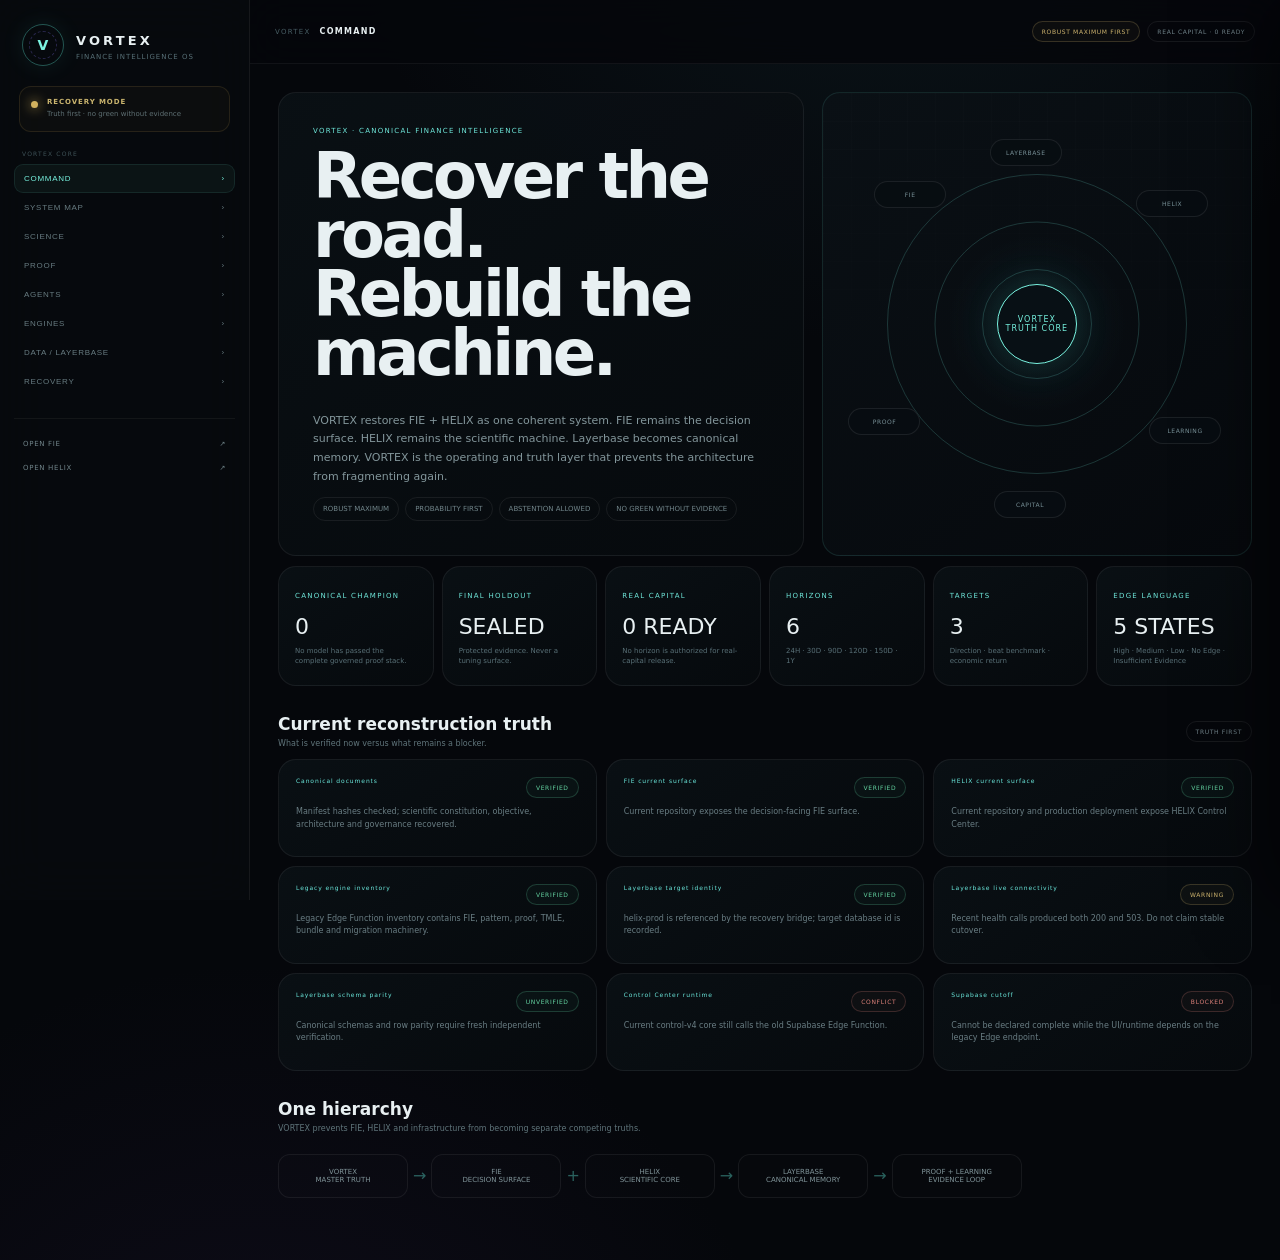
<file: vortex/index.html>
<!doctype html>
<html lang="en">
<head>
<meta charset="utf-8">
<meta name="viewport" content="width=device-width,initial-scale=1,viewport-fit=cover">
<meta name="theme-color" content="#05070b">
<title>VORTEX · Finance Intelligence OS</title>
<link rel="stylesheet" href="/assets/vortex.css">
</head>
<body>
<div class="vortex">
  <aside class="side" id="side">
    <div class="brand">
      <div class="mark"><span></span><b>V</b></div>
      <div><strong>VORTEX</strong><small>FINANCE INTELLIGENCE OS</small></div>
    </div>
    <div class="truth">
      <i></i><div><b>RECOVERY MODE</b><span>Truth first · no green without evidence</span></div>
    </div>
    <nav id="nav"></nav>
    <div class="side-links">
      <a href="/">OPEN FIE <span>↗</span></a>
      <a href="/control/">OPEN HELIX <span>↗</span></a>
    </div>
  </aside>
  <section class="workspace">
    <header class="top">
      <button class="menu" id="menu">☰</button>
      <div class="crumb"><span>VORTEX</span><b id="pageName">COMMAND</b></div>
      <div class="top-state">
        <span class="tag amber">ROBUST MAXIMUM FIRST</span>
        <span class="tag grey">REAL CAPITAL · 0 READY</span>
      </div>
    </header>
    <main id="vortexMain"></main>
  </section>
</div>
<div class="drawer" id="drawer">
  <button id="drawerClose">×</button>
  <small id="drawerKicker">DETAIL</small>
  <h2 id="drawerTitle">Object</h2>
  <div id="drawerBody"></div>
</div>
<script src="/assets/vortex.js"></script>
</body>
</html>
</file>
<file: assets/helix.css>
*{box-sizing:border-box}body{margin:0;background:#05070b;color:#e9f1f3;font-family:Inter,ui-sans-serif,system-ui,-apple-system,sans-serif;background-image:radial-gradient(circle at 50% 10%,#102a2e55,transparent 35%)}.shell{max-width:1500px;margin:auto;padding:22px}header{display:flex;align-items:center;justify-content:space-between;border-bottom:1px solid #ffffff12;padding-bottom:18px}.brand{display:flex;gap:12px;align-items:center}.brand b{letter-spacing:.22em}.brand small{display:block;color:#7e9297;font-size:9px;letter-spacing:.18em;margin-top:4px}.mark{display:grid;place-items:center;width:38px;height:38px;border:1px solid #62e6da88;border-radius:50%;color:#77f1e5;box-shadow:0 0 28px #55e6d433}.control{font-size:11px;letter-spacing:.12em;color:#7cf0e5;text-decoration:none;border:1px solid #6be7db55;padding:10px 14px;border-radius:999px}nav{display:flex;gap:8px;overflow:auto;padding:18px 0}nav a{white-space:nowrap;padding:8px 13px;font-size:10px;letter-spacing:.12em;color:#71858a}.active{color:#7ff3e8!important;border-bottom:1px solid #7ff3e8}.hero{padding:70px 0 35px;max-width:920px}.hero>small,.panelhead small,article small{font-size:9px;letter-spacing:.18em;color:#62d9cf}.hero h1{font-size:clamp(38px,6vw,82px);line-height:.95;margin:13px 0 20px;letter-spacing:-.055em}.hero p{color:#8fa0a5;max-width:650px;line-height:1.6}.state{margin-top:30px;display:flex;gap:14px;align-items:center;border:1px solid #c5a45c44;background:#c5a45c0a;padding:17px;border-radius:14px;width:min(600px,100%)}.state i{width:9px;height:9px;border-radius:50%;background:#c9aa62;box-shadow:0 0 15px #c9aa62}.state b{display:block;color:#ddc47f;letter-spacing:.15em;font-size:12px}.state span{display:block;color:#8e9693;font-size:11px;margin-top:4px}.grid{display:grid;grid-template-columns:repeat(4,1fr);gap:10px;margin:10px 0}.metrics{grid-template-columns:repeat(3,1fr)}article,.panel{border:1px solid #ffffff12;background:linear-gradient(145deg,#0b1015dd,#070a0edd);border-radius:15px;padding:20px;min-height:150px}article h2{font-size:13px;letter-spacing:.08em;margin:10px 0}article p{font-size:11px;color:#74858a;line-height:1.5;min-height:35px}article strong{font-size:28px;color:#9db0b4;font-weight:400}.panel{margin:10px 0}.panelhead{display:flex;justify-content:space-between;gap:20px;align-items:start}.panelhead h2{margin:7px 0 0}.panelhead p{color:#718287;font-size:11px}.panelhead>span{font-size:9px;letter-spacing:.1em;color:#a78d56;border:1px solid #a78d5644;padding:8px;border-radius:999px}.horizons{display:grid;grid-template-columns:repeat(6,1fr);gap:8px;margin-top:22px}.horizons div{padding:18px 10px;text-align:center;border:1px solid #ffffff0e;border-radius:12px;color:#6e8186;font-size:10px}.horizons b{display:block;font-size:24px;color:#93a6aa;margin-top:8px}footer{text-align:center;color:#405055;font-size:9px;letter-spacing:.12em;padding:50px 0 20px}@media(max-width:800px){.grid,.metrics{grid-template-columns:1fr 1fr}.horizons{grid-template-columns:repeat(3,1fr)}.hero{padding-top:45px}}@media(max-width:520px){.shell{padding:14px}.grid,.metrics{grid-template-columns:1fr}.panelhead{display:block}.panelhead>span{display:inline-block;margin-top:10px}header .control{font-size:8px}.hero h1{font-size:46px}}

/* FIE CONSUMER V6 — canonical customer surface */
.fie-body{margin:0;background:#05070b;color:#f4f7fa;font-family:Inter,ui-sans-serif,system-ui,-apple-system,BlinkMacSystemFont,"Segoe UI",sans-serif;background-image:radial-gradient(circle at 82% -5%,rgba(74,163,255,.09),transparent 34%),linear-gradient(180deg,#05070b,#070a0f);min-height:100vh}
.fie-shell{max-width:1480px;margin:auto;padding:0 22px 80px}
.fie-top{height:72px;display:flex;align-items:center;gap:12px;position:sticky;top:0;z-index:50;background:rgba(5,7,11,.94);backdrop-filter:blur(16px);border-bottom:1px solid #171f29}
.fie-brand{display:flex;align-items:baseline;gap:8px;white-space:nowrap}.fie-brand b{font-size:20px;letter-spacing:-.03em}.fie-brand span{font-size:7px;color:#718094;letter-spacing:.14em}
.fie-nav{display:flex;gap:3px;overflow:auto;scrollbar-width:none}.fie-nav::-webkit-scrollbar{display:none}.fie-nav button{border:0;background:transparent;color:#7f8b9a;padding:8px 9px;border-radius:7px;font-size:8px;white-space:nowrap;cursor:pointer}.fie-nav button.active{background:#151b24;color:white}
.top-spacer{flex:1}.backend-link{text-decoration:none;color:#7d8b9c;border:1px solid #28323e;border-radius:8px;padding:7px 9px;font-size:7px;white-space:nowrap}.mobile-cycle{display:none;border:1px solid #28323e;background:#101720;color:white;border-radius:8px;padding:8px;font-size:8px}
.fie-view{animation:fieIn .28s ease}@keyframes fieIn{from{opacity:0;transform:translateY(5px)}to{opacity:1;transform:none}}
.fie-hero{padding:48px 0 28px}.fie-eyebrow{font-size:7px;letter-spacing:.18em;color:#8292a4;text-transform:uppercase}.fie-headline{font-size:clamp(42px,7vw,86px);font-weight:900;letter-spacing:-.065em;line-height:.92;margin:10px 0 14px}.fie-sub{font-size:12px;line-height:1.65;color:#8a99aa;max-width:760px}
.fie-grid{display:grid;gap:10px}.fie-c2{grid-template-columns:1fr 1fr}.fie-c3{grid-template-columns:repeat(3,1fr)}.fie-c4{grid-template-columns:repeat(4,1fr)}.fie-section{margin-top:16px}
.fie-card{border:1px solid #202b38;background:linear-gradient(180deg,#0b1118,#080d13);border-radius:16px;padding:15px;position:relative;overflow:hidden}.fie-card:after{content:"";position:absolute;inset:0;pointer-events:none;background:linear-gradient(125deg,rgba(255,255,255,.012),transparent 34%)}
.fie-title-row{display:flex;justify-content:space-between;gap:10px;align-items:end;margin-bottom:11px}.fie-title-row h2{margin:0;font-size:12px}.fie-title-row span{font-size:7px;color:#718094}.fie-metric small{display:block;color:#7d8b9b;font-size:6.5px;letter-spacing:.1em;text-transform:uppercase}.fie-metric b{display:block;font-size:27px;margin-top:5px}.fie-metric span{display:block;font-size:7px;color:#7c8a9a;margin-top:4px;line-height:1.45}
.fie-green{color:#35d88b!important}.fie-amber{color:#f6c655!important}.fie-red{color:#ff6672!important}.fie-blue{color:#4aa3ff!important}.fie-gold{color:#d9b36c!important}
.fie-empty{border:1px dashed #2b3643;border-radius:14px;padding:24px;text-align:center;color:#7f8c9c;font-size:9px}.fie-empty b{display:block;color:white;font-size:13px;margin-bottom:6px}
.fie-decision{display:grid;grid-template-columns:90px 1fr auto;gap:12px;align-items:center;padding:13px;border-bottom:1px solid #171f29}.fie-decision:last-child{border-bottom:0}.fie-ticker{font-size:17px;font-weight:900}.fie-company{font-size:7px;color:#7e8d9c;margin-top:3px}.fie-edge{font-size:9px;font-weight:800}.fie-prob{display:flex;gap:12px}.fie-prob div{text-align:right}.fie-prob b{display:block;font-size:13px}.fie-prob span{display:block;font-size:5.5px;color:#758494}
.fie-tools{display:grid;grid-template-columns:repeat(3,1fr);gap:6px}.fie-tool{border:1px solid #202b38;border-radius:9px;padding:8px;background:#0a1016}.fie-tool b{display:block;font-size:7px}.fie-tool span{display:block;font-size:5.5px;color:#798797;margin-top:3px}
.fie-tabs{display:flex;gap:5px;flex-wrap:wrap}.fie-tabs button{border:1px solid #2a3543;background:#0c1219;color:#7f8c9b;border-radius:999px;padding:7px 9px;font-size:7px;cursor:pointer}.fie-tabs button.active{background:white;color:#05070b}
.fie-portfolio-hero{display:grid;grid-template-columns:.82fr 1.18fr;gap:10px}.fie-big-money{font-size:54px;font-weight:900;letter-spacing:-.06em}.fie-budget-form{display:grid;grid-template-columns:1fr auto;gap:7px;margin-top:16px}.fie-input,.fie-select{background:#090e14;color:white;border:1px solid #273341;border-radius:9px;padding:10px;font-size:9px;width:100%}.fie-btn{border:1px solid #344151;background:#111924;color:white;border-radius:9px;padding:9px 11px;font-size:8px;cursor:pointer}.fie-btn.primary{background:white;color:#05070b;border-color:white;font-weight:800}
.fie-chart{height:245px;border:1px solid #1f2a36;border-radius:14px;background:linear-gradient(180deg,#0a1017,#080c12);overflow:hidden}.fie-chart svg{width:100%;height:100%}.fie-chart .gridline{stroke:#1a2530;stroke-width:1}.fie-chart .line{fill:none;stroke:#fff;stroke-width:3}.fie-chart .bench{fill:none;stroke:#637388;stroke-width:2;stroke-dasharray:6 6}
.fie-positions{display:grid;grid-template-columns:repeat(2,1fr);gap:9px}.fie-position{border:1px solid #202b38;border-radius:14px;padding:13px;background:#0a1016}.fie-position-top{display:flex;justify-content:space-between;gap:10px}.fie-price{font-size:20px;font-weight:900;margin-top:9px}.fie-micro{display:grid;grid-template-columns:repeat(3,1fr);gap:5px;margin-top:9px}.fie-micro div{background:#0d141d;border-radius:8px;padding:7px}.fie-micro b{display:block;font-size:10px}.fie-micro span{display:block;font-size:5px;color:#728194;margin-top:3px}
.fie-form{display:grid;grid-template-columns:1fr 1fr 1fr 1fr auto;gap:7px}.fie-stock-grid{display:grid;grid-template-columns:repeat(3,1fr);gap:9px}.fie-stock{border:1px solid #202b38;border-radius:14px;padding:13px;background:#0a1016}.fie-stock b{font-size:10px}.fie-stock p{font-size:7px;color:#7c8a9a;line-height:1.5}.fie-watch{font-size:7px;color:#4aa3ff;margin-top:6px}
.fie-proof-grid{display:grid;grid-template-columns:repeat(4,1fr);gap:9px}.fie-proof-stage{border:1px solid #242f3b;border-radius:14px;padding:14px;background:#0a1016}.fie-proof-stage b{font-size:11px}.fie-proof-stage span{display:block;font-size:7px;color:#7b8998;margin-top:5px}
.fie-how{display:grid;grid-template-columns:repeat(5,1fr);gap:9px}.fie-how-step{border:1px solid #222d38;border-radius:14px;padding:14px;min-height:145px;position:relative}.fie-how-step:not(:last-child):after{content:"→";position:absolute;right:-13px;top:56px;color:#66778a}.fie-how-step i{font-style:normal;font-size:23px}.fie-how-step b{display:block;font-size:9px;margin-top:12px}.fie-how-step span{display:block;font-size:7px;color:#7c8999;margin-top:6px;line-height:1.5}
.fie-lab-grid{display:grid;grid-template-columns:repeat(3,1fr);gap:9px}.fie-lab-card{border:1px solid #202b38;border-radius:14px;padding:13px;background:#0a1016}.fie-lab-card b{font-size:10px}.fie-lab-card p{font-size:7px;color:#7c8a9a;line-height:1.5}
.fie-table-wrap{overflow:auto}.fie-table{width:100%;border-collapse:collapse;font-size:8px;min-width:720px}.fie-table th,.fie-table td{padding:7px;border-bottom:1px solid #1b2530;text-align:left}.fie-table th{color:#778797;font-weight:600}
.fie-drawer{position:fixed;right:-450px;top:0;width:min(420px,94vw);height:100vh;background:#0b1017;border-left:1px solid #28323e;z-index:90;transition:right .2s;padding:18px;overflow:auto}.fie-drawer.open{right:0}.fie-drawer small{font-size:6.5px;color:#758494;letter-spacing:.13em}.fie-drawer h2{font-size:25px;margin:8px 0 16px}.drawer-close{float:right;border:1px solid #2a3543;background:#101720;color:white;width:32px;height:32px;border-radius:50%;cursor:pointer}.fie-footer{text-align:center;color:#3f4d5b;font-size:7px;letter-spacing:.13em;padding:50px 0 10px}
@media(max-width:900px){.fie-nav{display:none}.mobile-cycle{display:block}.fie-shell{padding:0 12px 70px}.fie-top{height:62px}.fie-portfolio-hero,.fie-c2,.fie-c3,.fie-c4,.fie-proof-grid,.fie-lab-grid{grid-template-columns:1fr}.fie-positions{grid-template-columns:1fr}.fie-how{grid-template-columns:1fr 1fr}.fie-form{grid-template-columns:1fr 1fr}.fie-stock-grid{grid-template-columns:1fr}.fie-headline{font-size:52px}.fie-decision{grid-template-columns:64px 1fr}.fie-decision .fie-prob{grid-column:1/-1;justify-content:space-between}}
@media(max-width:520px){.backend-link{display:none}.fie-how{grid-template-columns:1fr}.fie-form{grid-template-columns:1fr}.fie-big-money{font-size:43px}}
</file>
<file: assets/control-identity.css>
*{box-sizing:border-box}html{scroll-behavior:smooth}body{margin:0;overflow-x:hidden;background:#05070b;color:#eaf1f3;font-family:Inter,ui-sans-serif,system-ui,-apple-system,sans-serif;background-image:radial-gradient(circle at 50% -10%,#16323755,transparent 32%)}button,select{font:inherit}.control-shell{--accent:#76f3df;--accent-rgb:118,243,223;--accent2:#52b8ff;max-width:1680px;margin:auto;padding:18px 22px 40px}.control-shell[data-theme=pattern]{--accent:#b68cff;--accent-rgb:182,140,255;--accent2:#ff72c8}.control-shell[data-theme=forecast]{--accent:#7fa8ff;--accent-rgb:127,168,255;--accent2:#63e9ff}.control-shell[data-theme=proof]{--accent:#63d7ff;--accent-rgb:99,215,255;--accent2:#7fffc4}.control-shell[data-theme=portfolio]{--accent:#e6c36b;--accent-rgb:230,195,107;--accent2:#ff8f66}.control-shell[data-theme=regime]{--accent:#69e0a9;--accent-rgb:105,224,169;--accent2:#8ec5ff}.control-shell[data-theme=agents]{--accent:#56d7ff;--accent-rgb:86,215,255;--accent2:#b58cff}.control-shell[data-theme=learning]{--accent:#ff8ca5;--accent-rgb:255,140,165;--accent2:#a98cff}.control-shell[data-theme=infra]{--accent:#7be0a8;--accent-rgb:123,224,168;--accent2:#75a9ff}.control-shell[data-theme=manual]{--accent:#d6b870;--accent-rgb:214,184,112;--accent2:#f0e0aa}.topbar{position:sticky;top:0;z-index:50;margin:-18px -22px 0;padding:18px 22px 0;background:linear-gradient(180deg,#05070b 0%,#05070bf2 78%,#05070b00);backdrop-filter:blur(22px)}.brand-row{display:flex;align-items:center;justify-content:space-between;gap:18px;padding-bottom:14px;border-bottom:1px solid #ffffff10}.brand{display:flex;align-items:center;gap:12px}.brand-mark{width:40px;height:40px;border:1px solid rgba(var(--accent-rgb),.55);border-radius:50%;display:grid;place-items:center;color:var(--accent);box-shadow:0 0 28px rgba(var(--accent-rgb),.16);transition:.35s}.brand b{font-size:12px;letter-spacing:.24em}.brand small{display:block;margin-top:4px;color:#66797e;font-size:8px;letter-spacing:.17em}.front-link{color:#7e9298;text-decoration:none;font-size:8px;letter-spacing:.12em;border:1px solid #ffffff14;border-radius:999px;padding:9px 12px}.macro-nav,.sub-nav{display:flex;gap:6px;overflow:auto;scrollbar-width:none}.macro-nav{padding:14px 0 8px}.sub-nav{padding:0 0 12px}.macro-nav::-webkit-scrollbar,.sub-nav::-webkit-scrollbar{display:none}.macro-nav button,.sub-nav button{border:0;background:transparent;white-space:nowrap;cursor:pointer;transition:.25s}.macro-nav button{padding:10px 13px;border-radius:999px;color:#6d8085;font-size:9px;font-weight:650;letter-spacing:.11em}.macro-nav button:hover{color:#c3d1d4;background:#ffffff08}.macro-nav button.active{color:var(--accent);background:rgba(var(--accent-rgb),.075);box-shadow:inset 0 0 0 1px rgba(var(--accent-rgb),.18)}.sub-nav button{padding:6px 10px;color:#56696e;font-size:8px;letter-spacing:.1em;border-bottom:1px solid transparent}.sub-nav button.active{color:#b9c8cb;border-color:var(--accent)}.filterbar{display:flex;align-items:center;gap:8px;overflow:auto;padding:8px 0 14px;border-top:1px solid #ffffff08}.filterbar .filter-label{font-size:7px;letter-spacing:.15em;color:#40545a;margin-right:4px}.filterbar select{appearance:none;background:#090d12;border:1px solid #ffffff12;color:#71858a;border-radius:999px;padding:7px 22px 7px 10px;font-size:8px;letter-spacing:.07em}.truth-tag{margin-left:auto;white-space:nowrap;color:#c8ae6a;border:1px solid #c8ae6a33;border-radius:999px;padding:7px 10px;font-size:7px;letter-spacing:.12em}.view{display:none;animation:viewIn .36s ease}.view.active{display:block}@keyframes viewIn{from{opacity:0;transform:translateY(7px)}to{opacity:1;transform:none}}.hero{display:grid;grid-template-columns:minmax(0,1fr) minmax(400px,.9fr);gap:34px;align-items:center;min-height:430px;padding:54px 0 28px}.eyebrow{font-size:8px;letter-spacing:.2em;color:var(--accent);text-transform:uppercase}.hero h1{font-size:clamp(42px,5.8vw,86px);line-height:.91;letter-spacing:-.058em;margin:12px 0 18px}.hero p{max-width:720px;color:#8da0a5;font-size:12px;line-height:1.7}.identity-chip{display:inline-flex;gap:8px;align-items:center;margin-top:17px;color:#82959a;border:1px solid rgba(var(--accent-rgb),.2);background:rgba(var(--accent-rgb),.04);padding:8px 11px;border-radius:999px;font-size:8px;letter-spacing:.1em}.identity-chip i{width:6px;height:6px;border-radius:50%;background:var(--accent);box-shadow:0 0 15px var(--accent)}.viz{position:relative;min-height:330px;border:1px solid rgba(var(--accent-rgb),.18);border-radius:24px;overflow:hidden;background:radial-gradient(circle at 50% 45%,rgba(var(--accent-rgb),.09),transparent 54%),linear-gradient(145deg,#0a1015,#070a0e);box-shadow:0 0 45px rgba(var(--accent-rgb),.07)}.viz:after{content:"";position:absolute;inset:0;pointer-events:none;background:linear-gradient(90deg,#ffffff03 1px,transparent 1px),linear-gradient(#ffffff03 1px,transparent 1px);background-size:34px 34px;mask-image:linear-gradient(to bottom,black,transparent 85%)}.viz-label{position:absolute;z-index:4;left:16px;top:14px;color:#53666c;font-size:7px;letter-spacing:.15em;text-transform:uppercase}.diagram-node{position:absolute;z-index:5;border:1px solid rgba(var(--accent-rgb),.38);background:#091016e8;color:#b7c7ca;border-radius:50%;display:grid;place-items:center;text-align:center;cursor:pointer;transition:.25s;box-shadow:0 0 20px rgba(var(--accent-rgb),.08)}.diagram-node:hover,.diagram-node.selected{transform:scale(1.08);border-color:var(--accent);box-shadow:0 0 28px rgba(var(--accent-rgb),.28)}.diagram-node b{display:block;font-size:7px;letter-spacing:.08em}.diagram-node small{display:block;color:#53686d;font-size:6px;margin-top:2px}.diagram-line{position:absolute;z-index:2;height:1px;background:linear-gradient(90deg,rgba(var(--accent-rgb),.05),rgba(var(--accent-rgb),.36),rgba(var(--accent-rgb),.05));transform-origin:left center;pointer-events:none}.pulse-line:after{content:"";position:absolute;top:-1px;width:28px;height:3px;background:var(--accent);filter:blur(1px);animation:flow 3.2s linear infinite}@keyframes flow{from{left:0;opacity:0}15%{opacity:.7}85%{opacity:.7}to{left:calc(100% - 25px);opacity:0}}.metric-strip{display:grid;grid-template-columns:repeat(5,1fr);gap:8px;margin:8px 0 12px}.metric{position:relative;min-height:125px;padding:16px;border:1px solid #ffffff10;border-radius:15px;background:linear-gradient(145deg,#0b1015e8,#070a0ee8);overflow:hidden}.metric:before{content:"";position:absolute;left:0;top:0;bottom:0;width:2px;background:var(--accent);opacity:.55}.metric small{font-size:7px;color:var(--accent);letter-spacing:.15em}.metric b{display:block;margin:14px 0 5px;color:#d8e3e5;font-size:21px;font-weight:450}.metric span{display:block;color:#66797e;font-size:8px;line-height:1.45}.grid-2{display:grid;grid-template-columns:1.25fr .75fr;gap:10px;margin:10px 0}.grid-3{display:grid;grid-template-columns:repeat(3,1fr);gap:10px;margin:10px 0}.panel{position:relative;border:1px solid #ffffff10;border-radius:18px;background:linear-gradient(145deg,#0b1015d8,#070a0ed8);padding:20px;overflow:hidden}.panel:after{content:"";position:absolute;width:260px;height:260px;border-radius:50%;right:-170px;bottom:-175px;background:radial-gradient(circle,rgba(var(--accent-rgb),.11),transparent 68%);pointer-events:none}.panel-title small{font-size:7px;color:var(--accent);letter-spacing:.16em}.panel-title h2{font-size:15px;letter-spacing:.02em;margin:7px 0 4px}.panel-title p{margin:0 0 16px;color:#65787d;font-size:9px;line-height:1.55}.status-pill{display:inline-flex;padding:7px 10px;border-radius:999px;border:1px solid #c8a96140;color:#c9ae6a;font-size:7px;letter-spacing:.12em}.flowline{display:flex;align-items:center;gap:6px;overflow:auto;padding:22px 0 4px}.flow-node{min-width:126px;border:1px solid rgba(var(--accent-rgb),.15);border-radius:13px;padding:13px;text-align:center;background:rgba(var(--accent-rgb),.025);cursor:pointer;transition:.2s}.flow-node:hover{border-color:rgba(var(--accent-rgb),.44);transform:translateY(-2px)}.flow-node b{display:block;font-size:8px;letter-spacing:.1em}.flow-node small{display:block;color:#5b6e73;font-size:7px;margin-top:5px}.flow-arrow{color:var(--accent);opacity:.4}.legend{display:flex;gap:12px;flex-wrap:wrap}.legend span{font-size:8px;color:#5c6f74}.legend i{display:inline-block;width:6px;height:6px;border-radius:50%;margin-right:5px}.ok{background:#63d8a9}.warn{background:#d4b96e}.bad{background:#d67b76}.unknown{background:#5a6b70}.matrix{display:grid;grid-template-columns:120px repeat(6,1fr);gap:4px;margin-top:14px}.matrix>div{min-height:34px;border:1px solid #ffffff0a;border-radius:7px;display:grid;place-items:center;color:#55686d;font-size:7px}.matrix .head{color:#7a8d92;background:#ffffff03}.matrix .cell{cursor:pointer;background:rgba(var(--accent-rgb),.02)}.matrix .cell:hover{background:rgba(var(--accent-rgb),.1);border-color:rgba(var(--accent-rgb),.3)}.gate-row{display:grid;grid-template-columns:repeat(5,1fr);gap:9px;margin-top:18px}.gate{position:relative;min-height:150px;border:1px solid rgba(var(--accent-rgb),.15);border-radius:14px;display:flex;flex-direction:column;justify-content:center;align-items:center;text-align:center;background:linear-gradient(180deg,rgba(var(--accent-rgb),.05),transparent);cursor:pointer}.gate:after{content:"";position:absolute;right:-10px;top:50%;width:10px;height:1px;background:rgba(var(--accent-rgb),.35)}.gate:last-child:after{display:none}.gate i{width:9px;height:9px;border-radius:50%;background:#806f46;box-shadow:0 0 12px #806f46}.gate b{font-size:8px;letter-spacing:.1em;margin-top:10px}.gate small{font-size:7px;color:#56696e;margin-top:5px}.holdout{border-color:#d4b96e55!important;box-shadow:inset 0 0 30px #d4b96e08}.orbit{position:absolute;border:1px solid rgba(var(--accent-rgb),.18);border-radius:50%;left:50%;top:54%;transform:translate(-50%,-50%);pointer-events:none}.orbit.o1{width:100px;height:100px}.orbit.o2{width:185px;height:185px}.orbit.o3{width:270px;height:270px}.orbit-center{position:absolute;z-index:6;left:50%;top:54%;transform:translate(-50%,-50%);width:62px;height:62px;border-radius:50%;border:1px solid var(--accent);background:#091016;display:grid;place-items:center;text-align:center;color:var(--accent);font-size:7px;letter-spacing:.08em}.satellite{position:absolute;z-index:7;width:34px;height:34px;border-radius:50%;border:1px solid rgba(var(--accent-rgb),.4);background:#091016;display:grid;place-items:center;color:#7d9095;font-size:6px;cursor:pointer;transition:.2s}.satellite:hover{border-color:var(--accent);color:#d7e4e6;box-shadow:0 0 20px rgba(var(--accent-rgb),.25)}.landscape{position:absolute;inset:45px 25px 25px;display:grid;grid-template-columns:repeat(5,1fr);gap:6px;align-items:end}.land{border:1px solid rgba(var(--accent-rgb),.13);border-radius:14px 14px 4px 4px;background:linear-gradient(180deg,rgba(var(--accent-rgb),.14),rgba(var(--accent-rgb),.015));cursor:pointer;transition:.2s}.land:hover{background:linear-gradient(180deg,rgba(var(--accent-rgb),.25),rgba(var(--accent-rgb),.03))}.land small{display:block;text-align:center;padding:8px 2px;color:#5d7075;font-size:6px}.future-cone{position:absolute;inset:48px 24px 24px}.future-cone svg{width:100%;height:100%}.cone-axis{stroke:#ffffff18;stroke-width:1}.cone-path{fill:rgba(var(--accent-rgb),.08);stroke:rgba(var(--accent-rgb),.38);stroke-width:1.2}.cone-mid{fill:none;stroke:var(--accent);stroke-width:1.2;stroke-dasharray:5 4}.cone-label{fill:#62757a;font-size:7px}.org-map{position:absolute;inset:48px 22px 22px;display:grid;grid-template-columns:repeat(4,1fr);grid-auto-rows:minmax(58px,auto);gap:9px}.agent{border:1px solid rgba(var(--accent-rgb),.14);border-radius:12px;padding:10px;background:rgba(var(--accent-rgb),.025);cursor:pointer;transition:.2s}.agent:hover{border-color:rgba(var(--accent-rgb),.4);background:rgba(var(--accent-rgb),.06)}.agent.governor{grid-column:2/4;text-align:center}.agent b{font-size:7px;letter-spacing:.08em}.agent small{display:block;color:#5a6d72;font-size:6px;margin-top:5px}.learning-loop{position:absolute;inset:58px 70px 42px;border:1px dashed rgba(var(--accent-rgb),.28);border-radius:50%}.loop-node{position:absolute;z-index:5;width:64px;height:64px;border-radius:50%;border:1px solid rgba(var(--accent-rgb),.35);background:#091016;display:grid;place-items:center;text-align:center;color:#82959a;font-size:6px;letter-spacing:.07em;cursor:pointer}.topology{position:absolute;inset:48px 20px 20px;display:grid;grid-template-columns:repeat(4,1fr);gap:12px;align-items:center}.topo-col{display:grid;gap:9px}.topo-node{position:relative;border:1px solid rgba(var(--accent-rgb),.15);border-radius:11px;padding:11px 8px;text-align:center;color:#82959a;font-size:7px;letter-spacing:.07em;background:rgba(var(--accent-rgb),.025);cursor:pointer;transition:.2s}.topo-node:hover{border-color:rgba(var(--accent-rgb),.42);background:rgba(var(--accent-rgb),.07)}.manual-tree{display:grid;grid-template-columns:repeat(4,1fr);gap:10px;margin-top:16px}.manual-col{border-left:1px solid rgba(var(--accent-rgb),.28);padding:9px 0 9px 12px}.manual-col b{font-size:8px;letter-spacing:.08em}.manual-col span{display:block;color:#5e7176;font-size:7px;line-height:1.5;margin-top:8px}.dev-ring{width:190px;height:190px;border-radius:50%;margin:18px auto;border:18px solid #182126;position:relative}.dev-ring:before{content:"";position:absolute;inset:-18px;border-radius:50%;border:18px solid transparent;border-top-color:#d4b96e;border-right-color:#d4b96e55;transform:rotate(18deg)}.dev-ring>div{position:absolute;inset:0;display:grid;place-items:center;text-align:center}.dev-ring b{font-size:18px;font-weight:450;color:#c6d3d6}.dev-ring small{display:block;color:#5e7176;font-size:7px;letter-spacing:.08em;margin-top:3px}.inspector{position:fixed;z-index:80;top:0;right:0;width:min(390px,94vw);height:100vh;background:#080c11f8;border-left:1px solid #ffffff12;box-shadow:-25px 0 70px #0008;transform:translateX(102%);transition:.32s ease;padding:20px;overflow:auto;backdrop-filter:blur(24px)}.inspector.open{transform:none}.inspector-head{display:flex;justify-content:space-between;gap:20px;align-items:flex-start;padding-bottom:15px;border-bottom:1px solid #ffffff10}.inspector-head small{font-size:7px;color:var(--accent);letter-spacing:.14em}.inspector-head h3{margin:6px 0 0;font-size:18px}.inspector-close{border:1px solid #ffffff15;background:transparent;color:#71858a;border-radius:50%;width:31px;height:31px;cursor:pointer}.inspect-block{padding:15px 0;border-bottom:1px solid #ffffff0d}.inspect-block b{display:block;color:#899ca1;font-size:8px;letter-spacing:.1em;margin-bottom:7px}.inspect-block p{margin:0;color:#64777c;font-size:9px;line-height:1.55}.inspect-state{display:inline-flex;margin-top:8px;border:1px solid #c8ae6a35;color:#c8ae6a;border-radius:999px;padding:6px 8px;font-size:7px;letter-spacing:.1em}.footer{text-align:center;padding:46px 0 18px;color:#37494e;font-size:7px;letter-spacing:.13em}@media(max-width:1100px){.hero{grid-template-columns:1fr}.metric-strip{grid-template-columns:repeat(3,1fr)}.grid-2{grid-template-columns:1fr}.gate-row{grid-template-columns:repeat(3,1fr)}.gate:after{display:none}}@media(max-width:700px){.control-shell{padding:14px}.topbar{margin:-14px -14px 0;padding:14px 14px 0}.hero{padding-top:34px;min-height:auto}.hero h1{font-size:48px}.viz{min-height:310px}.metric-strip,.grid-3{grid-template-columns:1fr 1fr}.gate-row{grid-template-columns:1fr 1fr}.matrix{grid-template-columns:90px repeat(3,1fr);overflow:auto}.org-map{grid-template-columns:1fr 1fr}.agent.governor{grid-column:1/3}.topology,.manual-tree{grid-template-columns:1fr 1fr}.truth-tag{display:none}}@media(max-width:470px){.metric-strip,.grid-3{grid-template-columns:1fr}.gate-row{grid-template-columns:1fr}.brand small{display:none}.front-link{font-size:6px}.hero h1{font-size:41px}.viz{min-height:290px}.topology{grid-template-columns:1fr 1fr}}

/* CANONICAL HELIX EXTENSION — verified sections */
.history-spine{position:absolute;inset:72px 28px 28px;display:grid;grid-template-columns:repeat(5,1fr);gap:10px;align-items:center}.history-node{position:relative;border:1px solid rgba(var(--accent-rgb),.2);border-radius:15px;padding:20px 12px;text-align:center;background:rgba(var(--accent-rgb),.035);font-size:9px;letter-spacing:.08em}.history-node:not(:last-child):after{content:"→";position:absolute;right:-13px;top:50%;color:var(--accent);opacity:.5}.history-node small{display:block;color:#5f7277;font-size:6px;margin-top:5px}
.horizon-rail{position:absolute;inset:85px 28px 55px;display:grid;grid-template-columns:repeat(6,1fr);gap:8px;align-items:center}.horizon-rail div{position:relative;border:1px solid rgba(var(--accent-rgb),.17);border-radius:50%;aspect-ratio:1;display:grid;place-items:center;text-align:center;color:#c5d3d6;font-size:10px;background:rgba(var(--accent-rgb),.035)}.horizon-rail div:after{content:"";position:absolute;right:-9px;top:50%;width:9px;height:1px;background:rgba(var(--accent-rgb),.35)}.horizon-rail div:last-child:after{display:none}.horizon-rail small{display:block;color:#5f7277;font-size:6px;margin-top:3px}
.ceiling-bars{position:absolute;inset:66px 28px 28px;display:grid;grid-template-columns:repeat(6,1fr);gap:10px;align-items:end}.ceiling-bars div{height:100%;display:flex;flex-direction:column;justify-content:flex-end;align-items:center;gap:7px}.ceiling-bars b{font-size:8px}.ceiling-bars i{display:block;width:58%;height:var(--v);min-height:8px;border-radius:9px 9px 2px 2px;background:linear-gradient(180deg,var(--accent),rgba(var(--accent-rgb),.12));box-shadow:0 0 18px rgba(var(--accent-rgb),.12)}.ceiling-bars small{font-size:6px;color:#5e7176}
.truth-table{display:grid;gap:7px}.truth-table div{border:1px solid #ffffff0f;border-radius:11px;padding:12px;background:#ffffff02}.truth-table b{display:block;font-size:8px}.truth-table span{display:block;color:#607278;font-size:7px;margin-top:4px}.empty-state{min-height:210px;border:1px dashed #ffffff16;border-radius:14px;display:grid;place-items:center;text-align:center;color:#7a8d92;font-size:10px}.empty-state small{display:block;color:#4f6267;font-size:7px;margin-top:5px}
.macro-orbit{position:absolute;inset:58px 28px 30px;border:1px dashed rgba(var(--accent-rgb),.22);border-radius:50%;display:grid;place-items:center}.macro-orbit div{width:116px;height:116px;border-radius:50%;border:1px solid var(--accent);display:grid;place-items:center;text-align:center;background:#091016}.macro-orbit b{font-size:24px}.macro-orbit small{display:block;color:#5d7075;font-size:6px}.macro-orbit>span{position:absolute;border:1px solid rgba(var(--accent-rgb),.18);border-radius:999px;padding:7px 9px;color:#72868b;font-size:6px;background:#081016}.macro-orbit>span:nth-child(2){left:8%;top:20%}.macro-orbit>span:nth-child(3){right:8%;top:28%}.macro-orbit>span:nth-child(4){left:18%;bottom:10%}
.macro-results{display:grid;grid-template-columns:repeat(4,1fr);gap:8px;margin:10px 0 14px}.macro-results div{border:1px solid #ffffff10;border-radius:13px;padding:14px;background:#0a1015}.macro-results b{display:block;font-size:8px}.macro-results span{display:block;color:#65787d;font-size:7px;line-height:1.45;margin-top:6px}.macro-results em{display:inline-flex;font-style:normal;margin-top:8px;padding:5px 7px;border-radius:999px;border:1px solid #c8ae6a35;color:#c8ae6a;font-size:6px}
.research-funnel{display:flex;flex-direction:column;gap:6px;align-items:center;padding:8px 0}.research-funnel div{height:26px;border:1px solid rgba(var(--accent-rgb),.22);border-radius:7px;background:linear-gradient(90deg,rgba(var(--accent-rgb),.05),rgba(var(--accent-rgb),.16));display:grid;place-items:center;font-size:7px}
.vault-viz{display:grid;place-items:center}.vault-box{width:210px;height:160px;border:1px solid #d2b66b88;border-radius:22px;display:grid;place-items:center;text-align:center;background:radial-gradient(circle at 50% 42%,#d2b66b14,transparent 42%),#091016;box-shadow:0 0 44px #d2b66b12}.vault-box b{font-size:29px;color:#d8bd72;font-weight:450}.vault-box span{display:block;color:#a18c5d;font-size:7px;letter-spacing:.13em}.vault-box small{display:block;color:#5e5a4e;font-size:6px;margin-top:7px}
.calibration-plot{height:285px}.calibration-plot svg{width:100%;height:100%}.calibration-plot line{stroke:#244d61;stroke-width:1}.calibration-plot line:first-child{stroke-dasharray:5 6}.calibration-plot text{fill:#65787d;font-size:7px}
.mini-kpis{display:grid;grid-template-columns:repeat(2,1fr);gap:7px}.mini-kpis div{border:1px solid #ffffff0f;border-radius:10px;padding:12px}.mini-kpis b{display:block;font-size:7px;color:#84979c}.mini-kpis span{display:block;font-size:22px;margin-top:8px;color:#bdc9cc}
.baseline-grid,.negative-grid,.error-grid{display:grid;grid-template-columns:repeat(3,1fr);gap:7px}.baseline-grid span,.negative-grid span,.error-grid span{border:1px solid #ffffff10;border-radius:10px;padding:12px;font-size:7px;color:#83969b;background:#ffffff02}.negative-grid span{border-color:#d67b7627;color:#b98283;background:#d67b7607}.error-grid span{border-color:rgba(var(--accent-rgb),.16)}
.board-grid-ext{display:grid;grid-template-columns:repeat(2,1fr);gap:10px}.board-grid-ext>div{position:relative;border:1px solid rgba(var(--accent-rgb),.16);border-radius:15px;padding:18px;background:linear-gradient(145deg,#0b1015,#080b0f)}.board-grid-ext b{font-size:10px}.board-grid-ext span{display:block;color:#718489;font-size:7px;margin-top:5px}.board-grid-ext small{position:absolute;right:12px;top:12px;color:var(--accent);font-size:6px;letter-spacing:.12em}
.cycle-panel{display:flex;align-items:center;gap:22px}.cycle-ring{flex:0 0 auto;width:130px;height:130px;border-radius:50%;border:13px solid rgba(var(--accent-rgb),.12);box-shadow:inset 0 0 0 1px rgba(var(--accent-rgb),.18),0 0 30px rgba(var(--accent-rgb),.08);display:grid;place-items:center;text-align:center}.cycle-ring b{font-size:22px}.cycle-ring span{display:block;color:#607378;font-size:6px;letter-spacing:.12em}
.activity-line{position:relative;padding-left:18px}.activity-line:before{content:"";position:absolute;left:5px;top:5px;bottom:5px;width:1px;background:rgba(var(--accent-rgb),.25)}.activity-line div{position:relative;padding:0 0 15px 10px}.activity-line div:before{content:"";position:absolute;left:-16px;top:3px;width:7px;height:7px;border-radius:50%;background:var(--accent);box-shadow:0 0 10px rgba(var(--accent-rgb),.35)}.activity-line b{display:block;font-size:8px}.activity-line span{display:block;color:#607278;font-size:7px;margin-top:3px}
.drift-chart{height:285px}.drift-chart svg{width:100%;height:100%}.drift-chart line{stroke:#244c60;stroke-width:1}.drift-chart path{fill:none;stroke:#d4b96e;stroke-width:2.5}.drift-chart .threshold{stroke:#d67b76;stroke-dasharray:7 7}.drift-chart text{fill:#65787d;font-size:7px}
@media(max-width:1000px){.macro-results{grid-template-columns:repeat(2,1fr)}.baseline-grid,.negative-grid,.error-grid{grid-template-columns:repeat(2,1fr)}.board-grid-ext{grid-template-columns:1fr}.history-spine{grid-template-columns:1fr 1fr;inset:52px 18px 18px}.horizon-rail{grid-template-columns:repeat(3,1fr)}}
@media(max-width:650px){.macro-results,.baseline-grid,.negative-grid,.error-grid{grid-template-columns:1fr}.cycle-panel{display:block}.cycle-ring{margin:0 auto 18px}.ceiling-bars{gap:4px}.ceiling-bars b{font-size:6px}.ceiling-bars small{font-size:5px}}
</file>
<file: assets/vortex.css>
*{box-sizing:border-box}html{background:#05070b;color:#e8f0f2;font-family:Inter,ui-sans-serif,system-ui,-apple-system,sans-serif}body{margin:0;min-height:100vh;background:radial-gradient(circle at 70% -20%,#18343b66,transparent 34%),radial-gradient(circle at 20% 120%,#25193c55,transparent 30%),#05070b}.vortex{display:grid;grid-template-columns:250px 1fr;min-height:100vh}.side{position:sticky;top:0;height:100vh;padding:22px 14px;border-right:1px solid #ffffff10;background:#070a0ee8;backdrop-filter:blur(24px);z-index:40;overflow:auto}.brand{display:flex;align-items:center;gap:12px;padding:2px 8px 20px}.brand strong{font-size:13px;letter-spacing:.24em}.brand small{display:block;margin-top:4px;color:#587078;font-size:7px;letter-spacing:.14em}.mark{position:relative;width:42px;height:42px;border:1px solid #61f1dd55;border-radius:50%;display:grid;place-items:center;box-shadow:0 0 25px #61f1dd15}.mark b{font-size:14px;color:#7cf5e2}.mark span{position:absolute;inset:6px;border:1px dashed #8b79ff44;border-radius:50%;animation:spin 9s linear infinite}@keyframes spin{to{transform:rotate(360deg)}}.truth{display:flex;gap:9px;margin:0 5px 18px;padding:11px;border:1px solid #d4ae5f22;border-radius:12px;background:#caa14d08}.truth i{width:7px;height:7px;margin-top:3px;border-radius:50%;background:#d2b25f;box-shadow:0 0 12px #d2b25f}.truth b{display:block;color:#cbb56f;font-size:7px;letter-spacing:.13em}.truth span{display:block;color:#5e6f74;font-size:7px;line-height:1.4;margin-top:4px}nav .group{margin:18px 8px 7px;color:#3e5258;font-size:6px;letter-spacing:.2em}nav button{display:flex;width:100%;align-items:center;justify-content:space-between;border:0;background:transparent;color:#677b81;padding:10px 10px;border-radius:9px;text-align:left;font-size:8px;letter-spacing:.09em;cursor:pointer}nav button:hover{background:#ffffff05;color:#a8bbc0}nav button.active{color:#78f3e0;background:#76f3df0b;box-shadow:inset 0 0 0 1px #76f3df18}.side-links{margin-top:22px;border-top:1px solid #ffffff0d;padding-top:13px}.side-links a{display:flex;justify-content:space-between;color:#70848a;text-decoration:none;padding:8px 9px;font-size:7px;letter-spacing:.1em}.workspace{min-width:0}.top{height:64px;position:sticky;top:0;z-index:30;display:flex;align-items:center;gap:14px;padding:0 25px;border-bottom:1px solid #ffffff0d;background:#05070bd9;backdrop-filter:blur(20px)}.menu{display:none;border:0;background:transparent;color:#8ea0a5}.crumb{display:flex;align-items:center;gap:9px}.crumb span{color:#485e65;font-size:7px;letter-spacing:.18em}.crumb b{font-size:8px;letter-spacing:.16em}.top-state{margin-left:auto;display:flex;gap:7px}.tag,.status{display:inline-flex;align-items:center;gap:5px;border-radius:999px;padding:6px 9px;font-size:6px;letter-spacing:.11em;border:1px solid #ffffff12}.tag.amber,.status.amber{color:#d0b66f;border-color:#d0b66f38;background:#d0b66f09}.tag.grey,.status.grey{color:#71838a}.status.green{color:#65d6a3;border-color:#65d6a338;background:#65d6a309}.status.red{color:#de817a;border-color:#de817a38;background:#de817a09}.status.cyan{color:#71e8dd;border-color:#71e8dd38;background:#71e8dd09}main{max-width:1640px;margin:auto;padding:28px 28px 60px}.hero{position:relative;display:grid;grid-template-columns:1.1fr .9fr;gap:18px;min-height:390px}.hero-card,.panel,.metric,.system-card,.recovery-card{border:1px solid #ffffff10;border-radius:18px;background:linear-gradient(145deg,#0b1116d9,#070a0ed9);overflow:hidden}.hero-card{padding:34px;display:flex;flex-direction:column;justify-content:center}.eyebrow,.label{color:#70e9dc;font-size:7px;letter-spacing:.18em;text-transform:uppercase}.hero h1{font-size:clamp(42px,5vw,78px);line-height:.92;letter-spacing:-.055em;margin:12px 0 18px}.hero p{max-width:760px;color:#83969b;font-size:11px;line-height:1.7}.hero-viz{position:relative;border:1px solid #76f3df1d;border-radius:18px;min-height:390px;background:radial-gradient(circle at 50% 50%,#0e353b60,transparent 28%),linear-gradient(145deg,#0a1015,#06090d);overflow:hidden}.hero-viz:after{content:"";position:absolute;inset:0;background-image:linear-gradient(#ffffff03 1px,transparent 1px),linear-gradient(90deg,#ffffff03 1px,transparent 1px);background-size:28px 28px;mask-image:linear-gradient(black,transparent 90%);pointer-events:none}.core-orbit{position:absolute;left:50%;top:50%;transform:translate(-50%,-50%);border:1px solid #74f0de30;border-radius:50%;animation:pulse 5s ease-in-out infinite}.core-orbit.o1{width:110px;height:110px}.core-orbit.o2{width:205px;height:205px}.core-orbit.o3{width:300px;height:300px}@keyframes pulse{50%{box-shadow:0 0 30px #6ef0df15;border-color:#6ef0df55}}.core-dot{position:absolute;z-index:5;left:50%;top:50%;transform:translate(-50%,-50%);width:80px;height:80px;border-radius:50%;display:grid;place-items:center;text-align:center;border:1px solid #79f3e0;background:#081015;color:#75efdd;font-size:8px;letter-spacing:.13em;box-shadow:0 0 35px #6eeedb20}.sat{position:absolute;z-index:6;min-width:72px;padding:9px;border:1px solid #ffffff15;border-radius:999px;background:#080d12ed;color:#789097;font-size:6px;letter-spacing:.09em;text-align:center}.sat.s1{left:12%;top:19%}.sat.s2{right:10%;top:21%}.sat.s3{left:6%;bottom:26%}.sat.s4{right:7%;bottom:24%}.sat.s5{left:39%;top:10%}.sat.s6{left:40%;bottom:8%}.metric-grid{display:grid;grid-template-columns:repeat(6,1fr);gap:8px;margin-top:10px}.metric{min-height:120px;padding:16px}.metric small{display:block;color:#597077;font-size:7px;line-height:1.45;margin-top:7px}.metric b{display:block;font-size:22px;font-weight:450;margin:12px 0 3px}.section{margin-top:12px}.section-head{display:flex;align-items:flex-end;justify-content:space-between;gap:12px;margin:28px 0 11px}.section-head h2{margin:0;font-size:17px}.section-head p{margin:5px 0 0;color:#5f747a;font-size:8px}.section-head .status{align-self:center}.grid2{display:grid;grid-template-columns:1fr 1fr;gap:10px}.grid3{display:grid;grid-template-columns:repeat(3,1fr);gap:10px}.grid4{display:grid;grid-template-columns:repeat(4,1fr);gap:10px}.panel{padding:20px}.panel h3,.system-card h3,.recovery-card h3{font-size:12px;margin:7px 0}.panel p,.system-card p,.recovery-card p{color:#697d83;font-size:8px;line-height:1.55}.kicker{font-size:6px;color:#6be8dc;letter-spacing:.15em}.system-grid{display:grid;grid-template-columns:repeat(4,1fr);gap:10px}.system-card{position:relative;padding:18px;min-height:145px;cursor:pointer}.system-card:hover{border-color:#6de9da45;transform:translateY(-2px);transition:.2s}.system-card .num{position:absolute;right:14px;top:12px;color:#2c4248;font-size:22px}.flow{display:flex;align-items:center;gap:5px;overflow:auto;padding:10px 0 2px}.step{min-width:130px;padding:13px;border:1px solid #ffffff10;border-radius:12px;text-align:center;color:#81959a;background:#ffffff02;font-size:7px}.arrow{color:#5ee7d6;opacity:.4}.table-wrap{overflow:auto;border:1px solid #ffffff0c;border-radius:14px}table{border-collapse:collapse;width:100%;min-width:760px}th,td{border-bottom:1px solid #ffffff0b;padding:11px 12px;text-align:left;font-size:7px}th{color:#4f666d;letter-spacing:.12em;font-weight:600}td{color:#7b8f94}.pill-row{display:flex;flex-wrap:wrap;gap:6px}.pill{border:1px solid #ffffff12;border-radius:999px;padding:7px 9px;color:#71858a;font-size:7px}.agents{display:grid;grid-template-columns:repeat(5,1fr);gap:8px}.agent{border:1px solid #ffffff0d;border-radius:12px;padding:12px;background:#ffffff02;cursor:pointer}.agent:hover{border-color:#8374ff44}.agent b{display:block;font-size:8px}.agent span{display:block;color:#52666d;font-size:6px;margin-top:4px}.board-map{display:grid;grid-template-columns:repeat(5,1fr);gap:8px}.board{padding:14px;border:1px solid #ffffff10;border-radius:14px;background:linear-gradient(150deg,#0e1118,#080b10)}.board b{font-size:8px}.board span{display:block;color:#596c73;font-size:6px;margin-top:5px}.engine-grid{display:grid;grid-template-columns:repeat(3,1fr);gap:9px}.engine{position:relative;padding:16px;border:1px solid #ffffff10;border-radius:13px;background:#ffffff02;cursor:pointer}.engine:before{content:"";position:absolute;left:0;top:12px;bottom:12px;width:2px;background:#72ecdc55}.engine b{font-size:8px}.engine span{display:block;margin-top:6px;color:#586c72;font-size:6px}.recovery-grid{display:grid;grid-template-columns:repeat(3,1fr);gap:9px}.recovery-card{padding:17px}.recovery-card .meta{display:flex;justify-content:space-between;gap:8px;margin-bottom:8px}.recovery-card code{color:#7e969c;font-size:7px;word-break:break-all}.gate-lane{display:grid;grid-template-columns:repeat(9,1fr);gap:6px}.gate{min-height:120px;border:1px solid #ffffff0f;border-radius:13px;padding:12px;display:flex;flex-direction:column;justify-content:flex-end;background:linear-gradient(180deg,#ffffff02,transparent)}.gate b{font-size:7px}.gate span{font-size:6px;color:#53676d;margin-top:5px}.notice{padding:14px;border-radius:12px;border:1px solid #d0b66f28;background:#d0b66f08;color:#97875e;font-size:8px;line-height:1.55}.drawer{position:fixed;z-index:90;right:0;top:0;width:min(420px,94vw);height:100vh;padding:24px;background:#070b10f5;border-left:1px solid #ffffff13;box-shadow:-30px 0 70px #0009;transform:translateX(105%);transition:.3s;overflow:auto;backdrop-filter:blur(24px)}.drawer.open{transform:none}.drawer button{float:right;border:1px solid #ffffff12;background:transparent;color:#82969b;width:32px;height:32px;border-radius:50%}.drawer>small{color:#6fe9dc;font-size:7px;letter-spacing:.15em}.drawer h2{font-size:25px;margin:8px 0 20px}.drawer .detail-row{padding:11px 0;border-bottom:1px solid #ffffff0d}.drawer .detail-row b{display:block;font-size:7px;color:#7c9096}.drawer .detail-row span{display:block;margin-top:4px;color:#586d73;font-size:8px;line-height:1.5}@media(max-width:1180px){.metric-grid{grid-template-columns:repeat(3,1fr)}.system-grid{grid-template-columns:repeat(2,1fr)}.agents{grid-template-columns:repeat(3,1fr)}.board-map{grid-template-columns:repeat(3,1fr)}.gate-lane{grid-template-columns:repeat(3,1fr)}}@media(max-width:820px){.vortex{grid-template-columns:1fr}.side{position:fixed;left:0;transform:translateX(-105%);width:255px;transition:.25s}.side.open{transform:none}.menu{display:block}.top{padding:0 14px}.top-state .grey{display:none}main{padding:18px 14px 50px}.hero{grid-template-columns:1fr}.hero-viz{min-height:330px}.grid2,.grid3,.grid4{grid-template-columns:1fr}.metric-grid{grid-template-columns:1fr 1fr}.agents,.board-map,.engine-grid,.recovery-grid{grid-template-columns:1fr 1fr}}@media(max-width:520px){.metric-grid,.agents,.board-map,.engine-grid,.recovery-grid,.system-grid{grid-template-columns:1fr}.hero h1{font-size:44px}.top-state{display:none}.gate-lane{grid-template-columns:1fr 1fr}}
</file>
